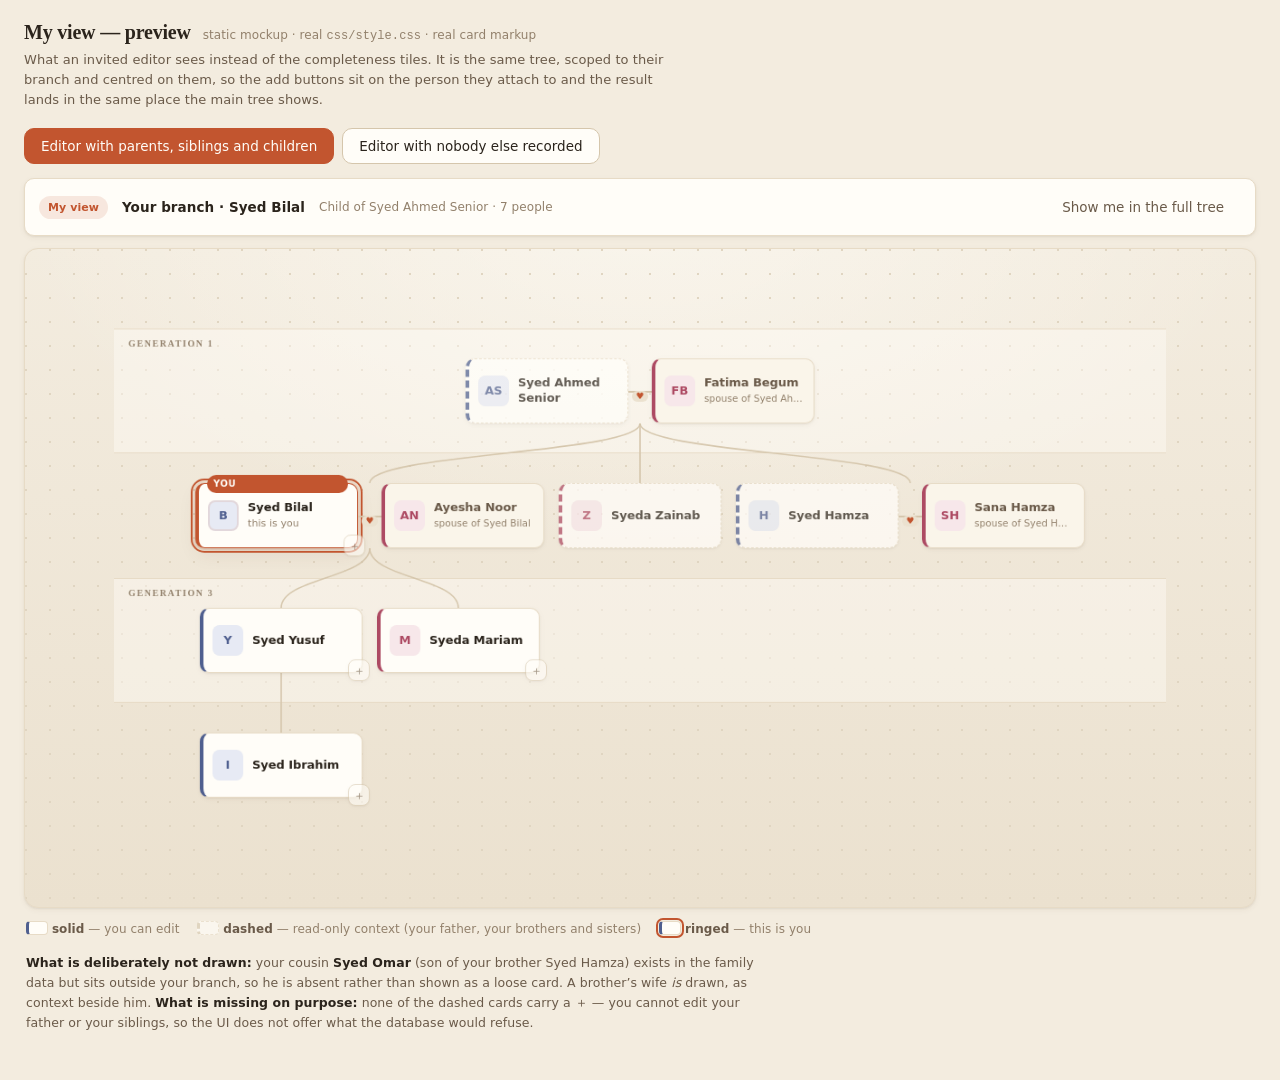
<file: docs/preview-my-view.html>
<!doctype html>
<html lang="en">
<head>
<meta charset="utf-8">
<meta name="viewport" content="width=device-width, initial-scale=1">
<title>My view — preview</title>
<!-- The real stylesheet. Nothing in this file ships; it is a design preview. -->
<link rel="stylesheet" href="../css/style.css">
<style>
  /* ---------- preview chrome (not part of the product) ---------- */
  html, body { margin: 0; }
  /* style.css makes body a flex row for the app shell; this page is a document. */
  body { display: block; background: var(--bg); color: var(--ink); font-family: var(--font-ui); }
  .pv-wrap { width: 100%; max-width: 1460px; margin: 0 auto; padding: 22px 24px 48px; box-sizing: border-box; }
  .pv-title { display: flex; align-items: baseline; gap: 12px; flex-wrap: wrap; margin: 0 0 4px; }
  .pv-title h1 { font-size: 20px; margin: 0; letter-spacing: -.01em; }
  .pv-title span { font-size: 12px; color: var(--ink-3); }
  .pv-lede { margin: 0 0 18px; font-size: 13px; color: var(--ink-2); max-width: 78ch; line-height: 1.55; }
  .pv-switch { display: flex; gap: 8px; margin: 0 0 14px; flex-wrap: wrap; }
  .pv-switch .btn.on { background: var(--accent); border-color: var(--accent); color: var(--accent-ink); }

  /* the branch header strip: new */
  .scope-bar {
    display: flex; align-items: center; gap: 14px; flex-wrap: wrap;
    padding: 10px 14px; margin: 0 0 12px;
    background: var(--surface); border: 1px solid var(--line); border-radius: var(--r-m);
    box-shadow: var(--sk-1);
  }
  .scope-bar .who { font-weight: 600; font-size: 13.5px; }
  .scope-bar .who b { font-weight: 700; }
  .scope-bar .sub { font-size: 12px; color: var(--ink-3); }
  .scope-bar .grow { flex: 1 1 auto; }
  .scope-bar .pill {
    font-size: 11px; padding: 3px 9px; border-radius: 999px;
    background: var(--accent-soft); color: var(--accent); font-weight: 600;
  }

  .pv-stage {
    position: relative; height: 660px; overflow: hidden;
    border: 1px solid var(--line); border-radius: var(--r-l);
    box-shadow: var(--sk-1);
  }
  .pv-legend { display: flex; gap: 18px; flex-wrap: wrap; margin: 12px 2px 0; font-size: 12px; color: var(--ink-3); }
  .pv-legend b { color: var(--ink-2); font-weight: 600; }
  .pv-legend i.sw { display: inline-block; width: 22px; height: 14px; border-radius: 4px; vertical-align: -2px;
    border: 1px solid var(--line); background: var(--surface); border-inline-start: 3px solid var(--male); }
  .pv-legend i.sw.ctx { border-style: dashed; border-inline-start-color: var(--line-2); opacity: .6; }
  .pv-legend i.sw.me { outline: 2px solid var(--accent); outline-offset: 1px; }
  .pv-note { margin: 14px 2px 0; font-size: 12.5px; color: var(--ink-2); line-height: 1.6; max-width: 92ch; }
  .pv-note b { color: var(--ink); }
  .pv-note code { font-family: var(--font-num); font-size: 11.5px; background: var(--surface-3); padding: 1px 5px; border-radius: 4px; }

  /* ---------- the two new pieces, shown as they would be built ---------- */
  .node.me { outline: 2px solid var(--accent); outline-offset: 3px; }
  /* Read-only context reads as "not yours to edit" without becoming unreadable. */
  .pv-stage .node.context { opacity: .72; }
  /* In My view the add button must be findable without hovering: that was the complaint. */
  .pv-stage .add-kid { opacity: .55; }
  .pv-stage .node:hover .add-kid, .pv-stage .node.selected .add-kid { opacity: 1; }
  .me-badge {
    position: absolute; top: -10px; left: 9px;
    font-size: 10px; font-weight: 700; letter-spacing: .06em; text-transform: uppercase;
    padding: 2px 7px; border-radius: 999px;
    background: var(--accent); color: var(--accent-ink);
  }
  .node.me .avatar { box-shadow: 0 0 0 2px var(--accent-soft) inset; }

  /* one ＋ stays, it now opens a menu that names the relationship */
  .rel-menu {
    position: absolute; z-index: 40; width: 244px;
    background: var(--surface); border: 1px solid var(--line-2); border-radius: var(--r-m);
    box-shadow: var(--sk-2); padding: 5px;
    animation: relIn .12s ease-out;
  }
  @keyframes relIn { from { opacity: 0; transform: translateY(-4px); } to { opacity: 1; transform: none; } }
  .rel-menu .rm-head {
    font-size: 10px; font-weight: 700; letter-spacing: .07em; text-transform: uppercase;
    color: var(--ink-3); padding: 4px 8px 6px;
  }
  .rel-menu button {
    display: block; width: 100%; text-align: start; border: 0; background: none;
    padding: 7px 8px; border-radius: var(--r-s); cursor: pointer; font: inherit; color: var(--ink);
  }
  .rel-menu button:hover:not(:disabled) { background: var(--accent-soft); }
  .rel-menu button:focus-visible { outline: 2px solid var(--accent); outline-offset: -1px; }
  .rel-menu button:disabled { opacity: .45; cursor: not-allowed; }
  .rel-menu .rm-k { display: flex; align-items: center; gap: 7px; font-size: 12.5px; font-weight: 600; }
  .rel-menu .rm-k i { font-style: normal; width: 16px; text-align: center; color: var(--ink-3); }
  .rel-menu .rm-s { display: block; font-size: 11px; color: var(--ink-3); margin: 1px 0 0 23px; }
  .rel-menu .rm-sep { height: 1px; background: var(--line); margin: 4px 8px; }
</style>
</head>
<body>
<div class="pv-wrap">

  <div class="pv-title">
    <h1>My view — preview</h1>
    <span>static mockup · real <code>css/style.css</code> · real card markup</span>
  </div>
  <p class="pv-lede">
    What an invited editor sees instead of the completeness tiles. It is the same tree, scoped to
    their branch and centred on them, so the add buttons sit on the person they attach to and the
    result lands in the same place the main tree shows.
  </p>

  <div class="pv-switch" id="sw">
    <button class="btn" data-set="family">Editor with parents, siblings and children</button>
    <button class="btn" data-set="solo">Editor with nobody else recorded</button>
  </div>

  <div id="scopeBar"></div>
  <div class="stage pv-stage" id="treeView"><div class="world" id="world"></div></div>
  <div class="pv-legend">
    <span><i class="sw"></i> <b>solid</b> — you can edit</span>
    <span><i class="sw ctx"></i> <b>dashed</b> — read-only context (your father, your brothers and sisters)</span>
    <span><i class="sw me"></i> <b>ringed</b> — this is you</span>
  </div>
  <p class="pv-note" id="note"></p>
</div>

<script>
(() => {
  const NW = 180, NH = 72, GX = 16, GY = 66, PAD = 90, SG = 26;
  const stage = document.getElementById('treeView');
  const world = document.getElementById('world');

  const SETS = {
    family: {
      me: 'p2',
      openOn: 'p4',
      note:
        '<b>What is deliberately not drawn:</b> your cousin <b>Syed Omar</b> (son of your brother Syed Hamza) ' +
        'exists in the family data but sits outside your branch, so he is absent rather than shown as a loose card. ' +
        'A brother’s wife <i>is</i> drawn, as context beside him. ' +
        '<b>What is missing on purpose:</b> none of the dashed cards carry a ＋ — you cannot edit your father or your ' +
        'siblings, so the UI does not offer what the database would refuse.',
      people: [
        { id: 'p1', name: 'Syed Ahmed Senior', gender: 'Male', parent: null, spouse: 'Fatima Begum' },
        { id: 'p2', name: 'Syed Bilal', gender: 'Male', parent: 'p1', spouse: 'Ayesha Noor' },
        { id: 'p3', name: 'Syeda Zainab', gender: 'Female', parent: 'p1' },
        { id: 'p5', name: 'Syed Hamza', gender: 'Male', parent: 'p1', spouse: 'Sana Hamza' },
        { id: 'p4', name: 'Syed Yusuf', gender: 'Male', parent: 'p2' },
        { id: 'p6', name: 'Syeda Mariam', gender: 'Female', parent: 'p2' },
        { id: 'p7', name: 'Syed Ibrahim', gender: 'Male', parent: 'p4' },
        { id: 'p8', name: 'Syed Omar', gender: 'Male', parent: 'p5' }
      ]
    },
    solo: {
      me: 'p9',
      note:
        '<b>This is the case you described.</b> No spouse, no children, no parent on record — so the view is one card ' +
        'and an invitation. The menu explains that a brother or sister needs a parent before it can exist, rather than ' +
        'hiding the option and leaving them to wonder.',
      people: [
        { id: 'p9', name: 'Syeda Ayesha', gender: 'Female', parent: null }
      ]
    }
  };

  const gcls = p => /^m/i.test(p.gender || '') ? 'male' : /^f/i.test(p.gender || '') ? 'female' : 'unknown';
  const initials = n => {
    const w = String(n).replace(/^(syed|syeda|mohammed|md|mohd)\s+/i, '').split(/\s+/).filter(Boolean);
    return (((w[0] || '?')[0]) + (w[1] ? w[1][0] : '')).toUpperCase();
  };
  const unitW = p => p.spouse ? NW * 2 + SG : NW;
  const kidsOf = (set, id) => set.filter(p => p.parent === id);

  // The scope rule from the design doc: you, your descendants, your parent, and
  // that parent's children. Spouses are NOT added — they are drawn inline from
  // spouse_name by the card itself, and adding them would draw them twice.
  function scopeOf(rows, meId) {
    const byId = new Map(rows.map(p => [p.id, p]));
    const inScope = new Set([meId]);
    const walk = id => kidsOf(rows, id).forEach(c => { if (!inScope.has(c.id)) { inScope.add(c.id); walk(c.id); } });
    walk(meId);
    const me = byId.get(meId);
    if (me && me.parent && byId.has(me.parent)) {
      inScope.add(me.parent);
      kidsOf(rows, me.parent).forEach(c => inScope.add(c.id));
    }
    return inScope;
  }

  let openFor = null;
  let current = null;

  function render(key, autoOpen) {
    closeMenu();
    const set = SETS[key];
    current = key;
    document.querySelectorAll('#sw .btn').forEach(b => b.classList.toggle('on', b.dataset.set === key));

    const rows = set.people;
    const byId = new Map(rows.map(p => [p.id, p]));
    const inScope = scopeOf(rows, set.me);
    const vis = rows.filter(p => inScope.has(p.id));
    const vkids = new Map(vis.map(p => [p.id, []]));
    const roots = [];
    vis.forEach(p => {
      if (p.parent && inScope.has(p.parent)) vkids.get(p.parent).push(p);
      else roots.push(p);
    });

    const me = byId.get(set.me);
    const parent = me.parent ? byId.get(me.parent) : null;

    // ---- header strip
    document.getElementById('scopeBar').innerHTML =
      '<div class="scope-bar">' +
        '<span class="pill">My view</span>' +
        '<span class="who">Your branch<b> · ' + esc(me.name) + '</b></span>' +
        '<span class="sub">' + (parent
          ? 'Child of ' + esc(parent.name) + ' · ' + vis.length + ' people'
          : vis.length === 1 ? 'Just you, so far' : vis.length + ' people') + '</span>' +
        '<span class="grow"></span>' +
        '<button class="btn ghost" id="btnFull">Show me in the full tree</button>' +
      '</div>';

    // ---- layout, same algorithm as renderTree()
    const width = p => {
      const k = vkids.get(p.id) || [];
      const w = k.length ? Math.max(unitW(p), k.reduce((s, c) => s + width(c), 0) + GX * (k.length - 1)) : unitW(p);
      p._w = w; return w;
    };
    const pos = new Map();
    const place = (p, left) => {
      pos.set(p.id, { x: left + p._w / 2 - unitW(p) / 2, y: p.gen * (NH + GY), w: unitW(p) });
      const k = vkids.get(p.id) || [];
      if (!k.length) return;
      const total = k.reduce((s, c) => s + c._w, 0) + GX * (k.length - 1);
      let x = left + (p._w - total) / 2;
      k.forEach(c => { place(c, x); x += c._w + GX; });
    };
    const genOf = new Map();
    const mark = (p, g) => { genOf.set(p.id, g); (vkids.get(p.id) || []).forEach(c => mark(c, g + 1)); };
    roots.forEach(r => mark(r, 0));
    vis.forEach(p => { p.gen = genOf.get(p.id) || 0; });

    let x = 0;
    roots.forEach(r => { width(r); place(r, x); x += r._w + GX * 2; });

    let maxX = 0, maxY = 0;
    pos.forEach((v, id) => { maxX = Math.max(maxX, v.x + v.w); maxY = Math.max(maxY, v.y + NH); });
    const W = maxX + PAD * 2, H = maxY + PAD * 2;
    const ox = PAD, oy = PAD;

    // ---- generation bands
    let html = '';
    new Set([...pos.keys()].map(id => byId.get(id).gen)).forEach(g => {
      if (g % 2) return;
      html += '<div class="band" style="top:' + (oy + g * (NH + GY) - GY / 2) + 'px;height:' + (NH + GY) +
        'px;width:' + W + 'px"><span>Generation ' + (g + 1) + '</span></div>';
    });

    // ---- edges
    let edges = '';
    pos.forEach((v, id) => {
      (vkids.get(id) || []).forEach(c => {
        const q = pos.get(c.id); if (!q) return;
        const x1 = ox + v.x + v.w / 2, y1 = oy + v.y + NH, x2 = ox + q.x + q.w / 2, y2 = oy + q.y;
        const my = y1 + (y2 - y1) / 2;
        edges += '<path class="edge" d="M' + x1 + ',' + y1 + ' C' + x1 + ',' + my + ' ' + x2 + ',' + my + ' ' + x2 + ',' + y2 + '"/>';
      });
    });
    html += '<svg width="' + W + '" height="' + H + '">' + edges + '</svg>';

    // ---- cards
    pos.forEach((v, id) => {
      const p = byId.get(id);
      const editable = id === set.me || isBelow(rows, id, set.me);
      const cls = ['node', gcls(p)];
      if (id === set.me) cls.push('me');
      else if (!editable) cls.push('context');
      const badge = id === set.me ? '<span class="me-badge">You</span>' : '';
      const plus = editable
        ? '<button type="button" class="add-kid" data-add="' + esc(p.id) + '" title="Add a relative of ' + esc(p.name) +
          '" aria-label="Add a relative of ' + esc(p.name) + '">＋</button>'
        : '';
      const title = editable ? '' : ' title="Read-only: outside what you were invited to edit"';
      html += '<div class="' + cls.join(' ') + '" data-id="' + esc(p.id) + '"' + title +
        ' style="left:' + (ox + v.x) + 'px;top:' + (oy + v.y) + 'px;width:' + NW + 'px;height:' + NH + 'px">' +
        badge +
        '<div class="avatar">' + esc(initials(p.name)) + '</div>' +
        '<div class="meta"><div class="nm">' + esc(p.name) + '</div>' +
        (id === set.me ? '<div class="nk">this is you</div>' : '') +
        '</div>' + plus + '</div>';

      if (p.spouse) {
        const sg = gcls(p) === 'male' ? 'female' : gcls(p) === 'female' ? 'male' : 'unknown';
        const sx = ox + v.x + NW;
        html += '<div class="spouse-link" style="left:' + sx + 'px;top:' + (oy + v.y + NH / 2) + 'px;width:' + SG + 'px"><i>♥</i></div>' +
          '<div class="node spouse ' + sg + '" data-id="' + esc(p.id) + '" data-spouse="1" ' +
          'style="left:' + (sx + SG) + 'px;top:' + (oy + v.y) + 'px;width:' + NW + 'px;height:' + NH + 'px">' +
          '<div class="avatar">' + esc(initials(p.spouse)) + '</div>' +
          '<div class="meta"><div class="nm">' + esc(p.spouse) + '</div>' +
          '<div class="nk">spouse of ' + esc(p.name) + '</div></div></div>';
      }
    });

    world.innerHTML = html;
    world.style.width = W + 'px';
    world.style.height = H + 'px';

    // ---- fit
    const s = Math.min(1, (stage.clientWidth - 56) / W, (stage.clientHeight - 56) / H);
    const tx = (stage.clientWidth - W * s) / 2, ty = (stage.clientHeight - H * s) / 2;
    world.style.transform = 'translate(' + tx + 'px,' + ty + 'px) scale(' + s + ')';

    document.getElementById('note').innerHTML = set.note;

    // auto-open one menu so the shape is visible without hunting for it
    openFor = set.openOn || set.me;
    if (autoOpen !== false) requestAnimationFrame(() => openMenu(openFor));
  }

  function isBelow(rows, id, meId) {
    let cur = rows.find(p => p.id === id);
    while (cur && cur.parent) { if (cur.parent === meId) return true; cur = rows.find(p => p.id === cur.parent); }
    return false;
  }

  function esc(s) {
    return String(s == null ? '' : s).replace(/[&<>"']/g, c =>
      ({ '&': '&amp;', '<': '&lt;', '>': '&gt;', '"': '&quot;', "'": '&#39;' }[c]));
  }

  // ---- the menu: three named rows, with the reason when one is unavailable
  function openMenu(id) {
    closeMenu();
    const set = SETS[current];
    const rows = set.people;
    const p = rows.find(r => r.id === id);
    if (!p) return;
    const el = world.querySelector('[data-id="' + id + '"] .add-kid');
    if (!el) return;

    const menu = document.createElement('div');
    menu.className = 'rel-menu';
    menu.setAttribute('role', 'menu');
    const canSib = !!p.parent;
    menu.innerHTML =
      '<div class="rm-head">Add to ' + esc(p.name) + '</div>' +
      '<button role="menuitem" data-kind="child"><span class="rm-k"><i>＋</i> Child</span>' +
        '<span class="rm-s">goes under ' + esc(p.name) + '</span></button>' +
      (p.spouse
        ? '<button role="menuitem" disabled><span class="rm-k"><i>♥</i> Spouse</span>' +
          '<span class="rm-s">already married to ' + esc(p.spouse) + '</span></button>'
        : '<button role="menuitem" data-kind="spouse"><span class="rm-k"><i>♥</i> Spouse</span>' +
          '<span class="rm-s">married to ' + esc(p.name) + '</span></button>') +
      '<div class="rm-sep"></div>' +
      (canSib
        ? '<button role="menuitem" data-kind="sibling"><span class="rm-k"><i>⇄</i> Brother or sister</span>' +
          '<span class="rm-s">child of ' + esc((rows.find(r => r.id === p.parent) || {}).name || '') + '</span></button>'
        : '<button role="menuitem" disabled><span class="rm-k"><i>⇄</i> Brother or sister</span>' +
          '<span class="rm-s">needs a parent on record first</span></button>');

    stage.appendChild(menu);
    const r = el.getBoundingClientRect();
    const sr = stage.getBoundingClientRect();
    let top = r.bottom - sr.top + 8;
    if (top + menu.offsetHeight > stage.clientHeight - 10) top = r.top - sr.top - menu.offsetHeight - 8;
    let left = r.right - sr.left - menu.offsetWidth;
    left = Math.max(10, Math.min(left, stage.clientWidth - menu.offsetWidth - 10));
    menu.style.top = top + 'px';
    menu.style.left = left + 'px';
    openFor = id;
  }

  function closeMenu() {
    document.querySelectorAll('.rel-menu').forEach(m => m.remove());
    openFor = null;
  }

  document.addEventListener('pointerdown', e => {
    if (e.target.closest('.rel-menu') || e.target.closest('.add-kid')) return;
    closeMenu();
  });
  document.addEventListener('keydown', e => { if (e.key === 'Escape') closeMenu(); });

  world.addEventListener('click', e => {
    const btn = e.target.closest('.add-kid');
    if (btn) { e.stopPropagation(); openFor === btn.dataset.add ? closeMenu() : openMenu(btn.dataset.add); }
  });

  document.getElementById('sw').addEventListener('click', e => {
    const b = e.target.closest('[data-set]');
    if (!b) return;
    render(b.dataset.set, true);
  });
  window.addEventListener('resize', () => render(current, false));
  document.addEventListener('click', e => {
    if (e.target.id === 'btnFull') alert('In the app this clears the scope and centres the full tree on you.');
  });

  render('family');
})();
</script>
</body>
</html>
</file>
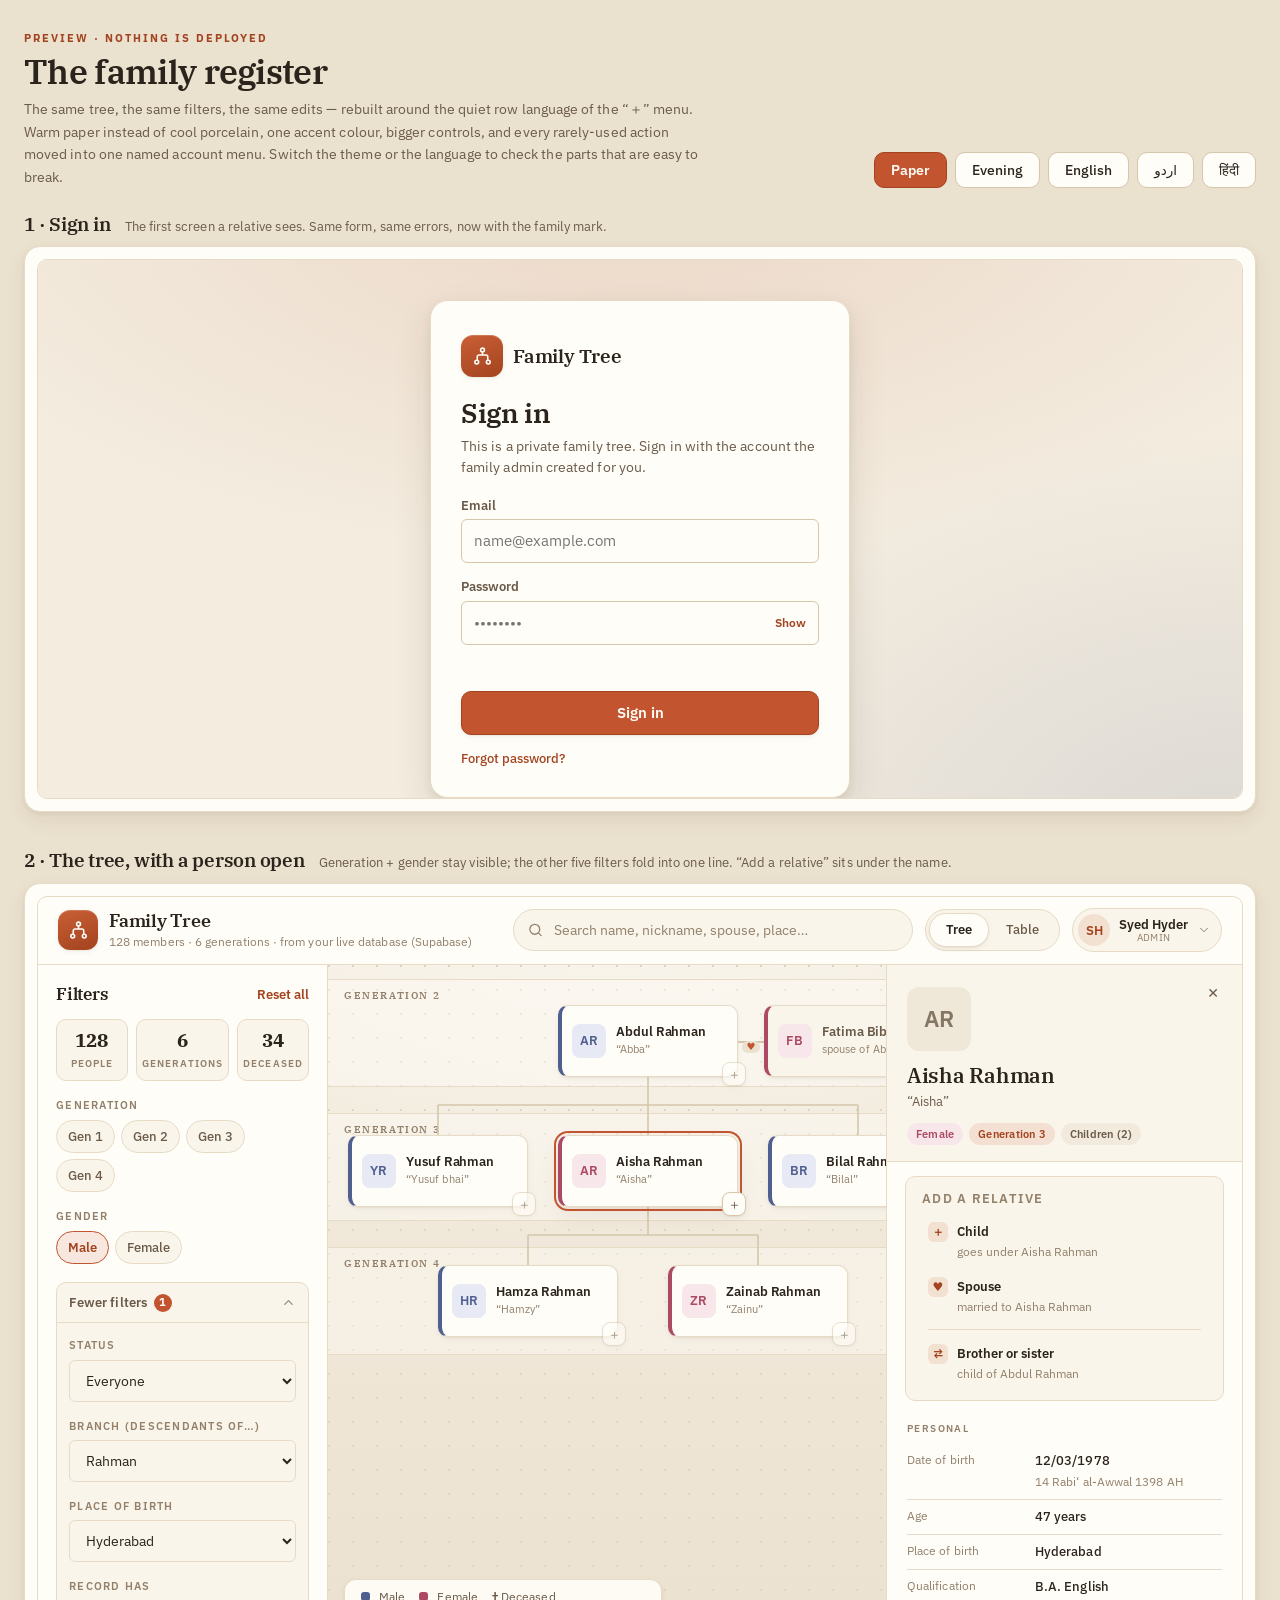
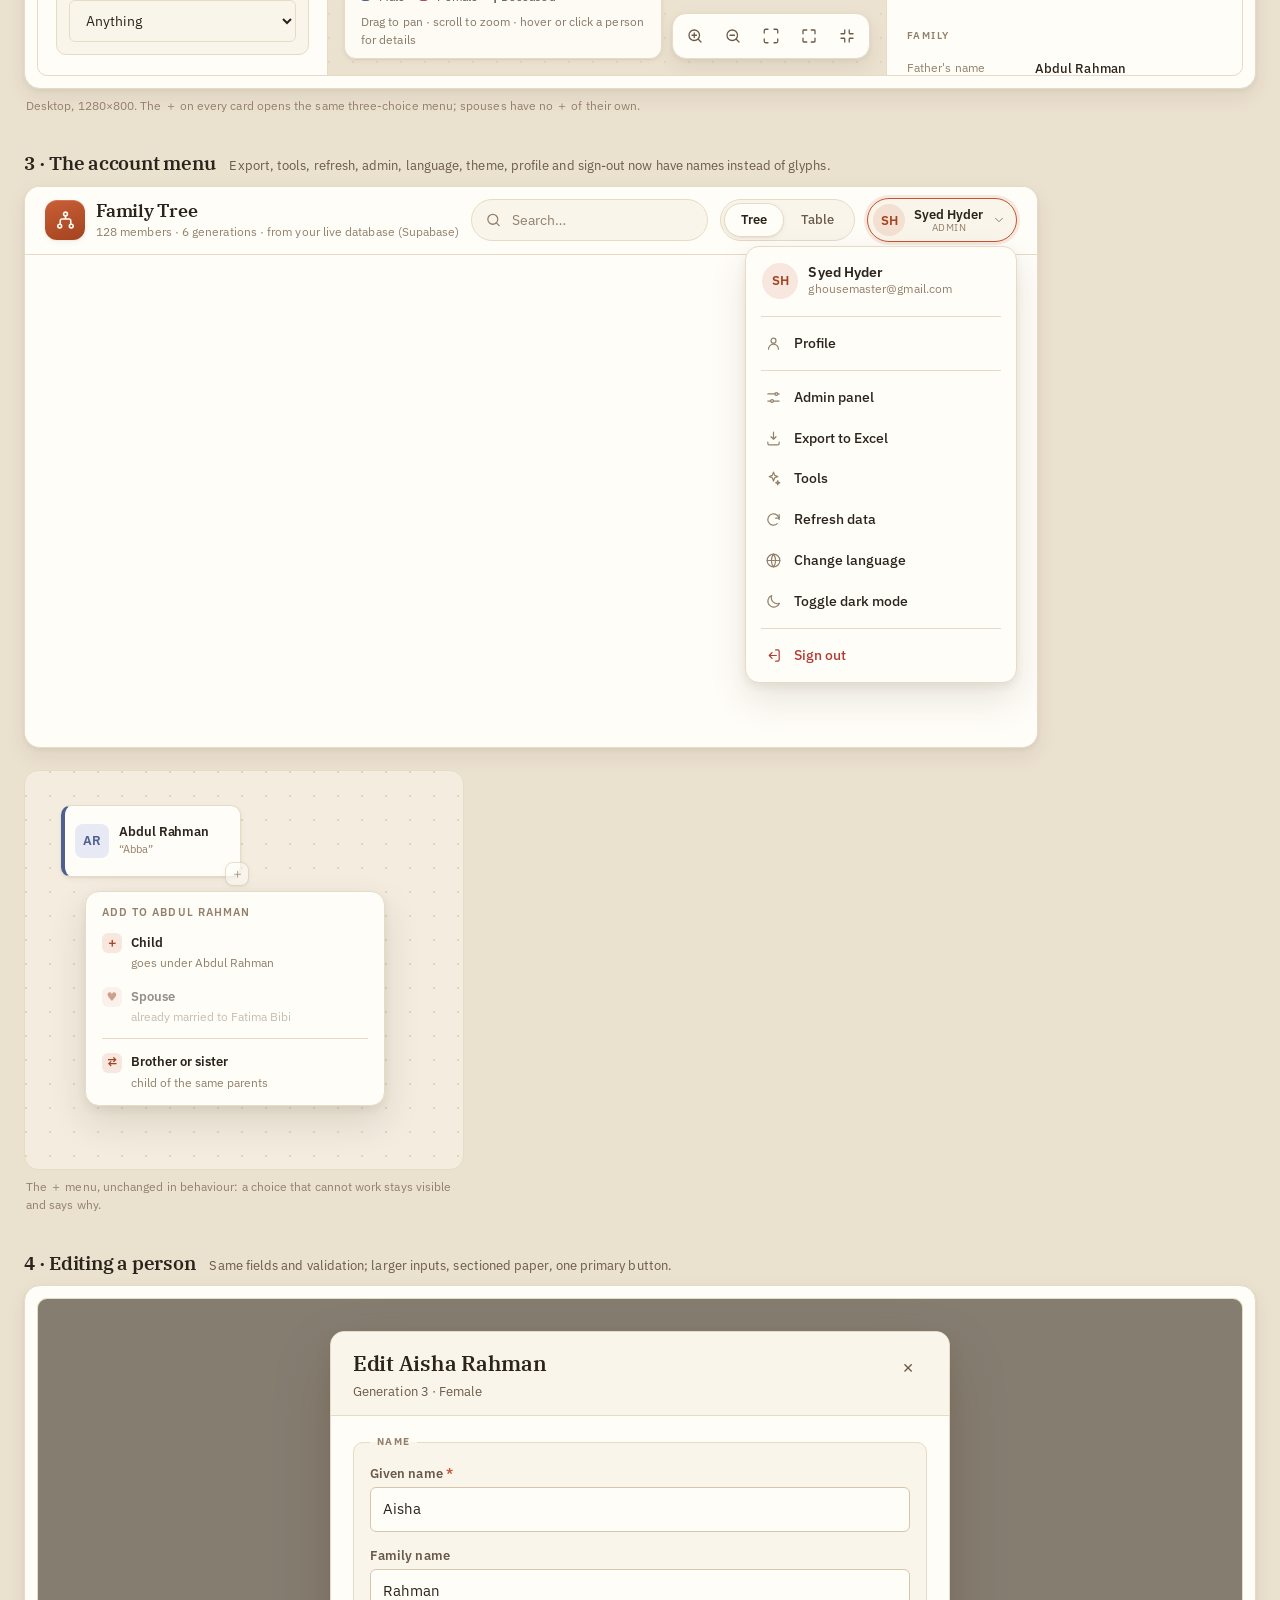
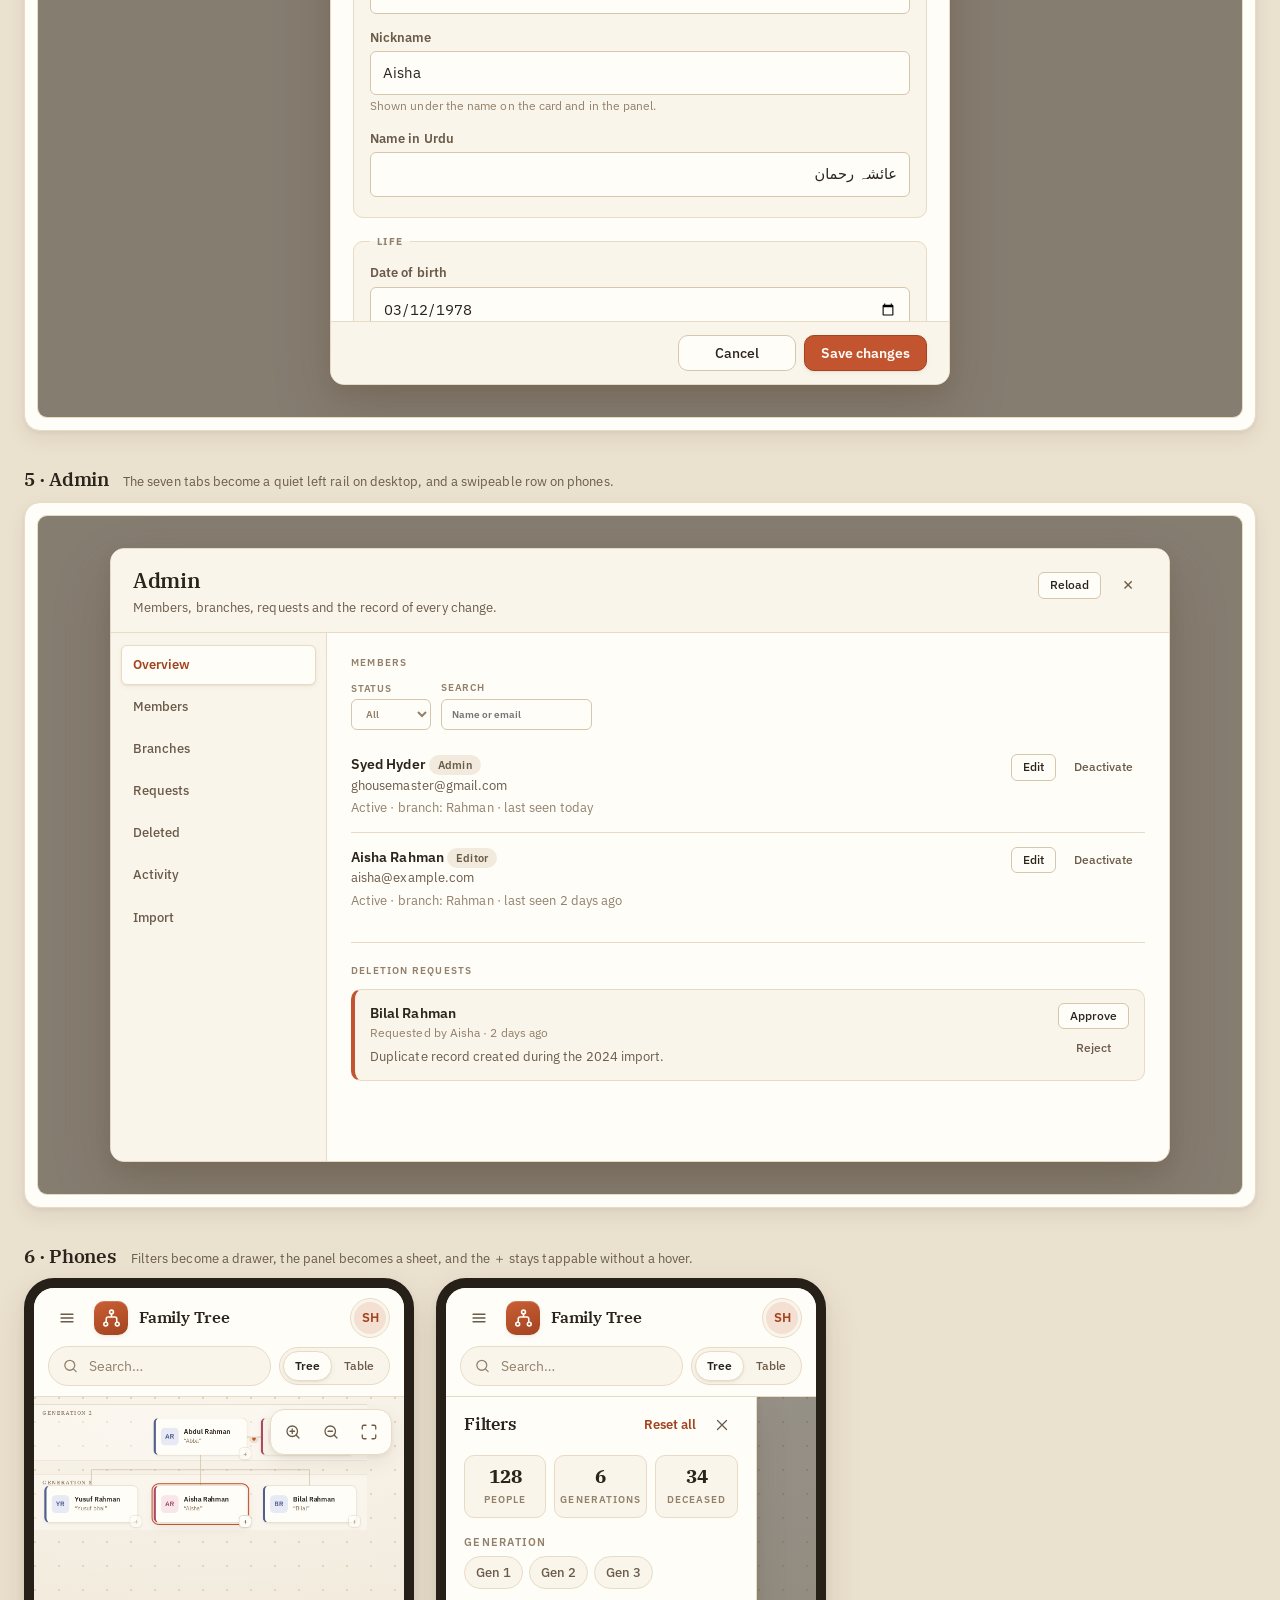
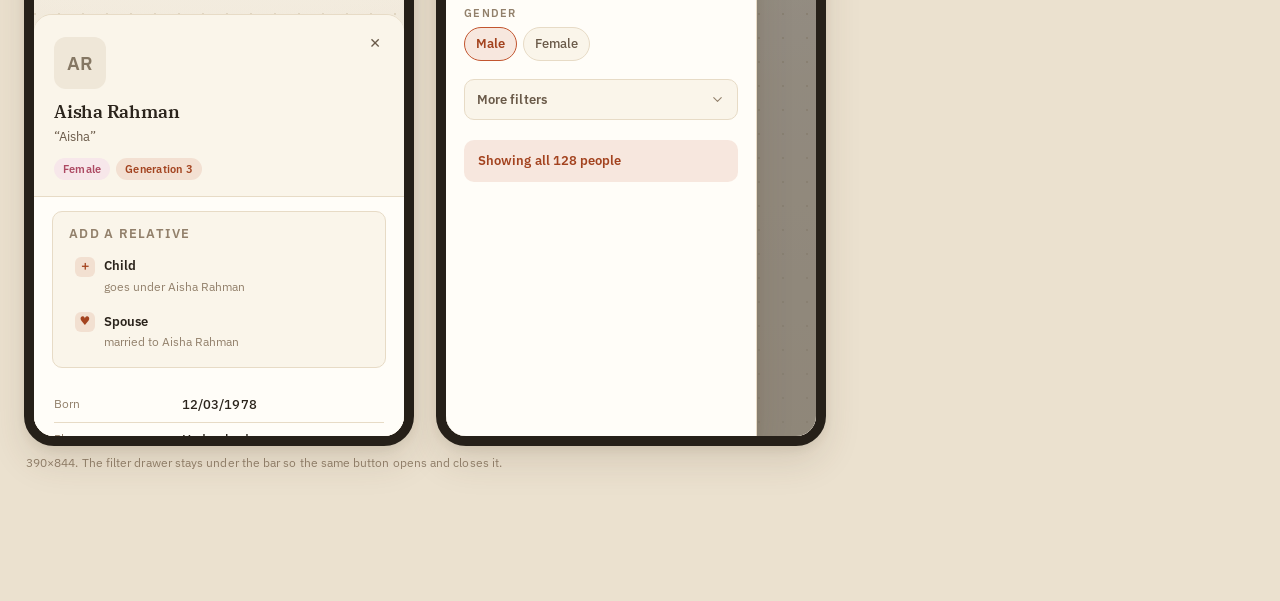
<file: docs/preview-redesign.html>
<!DOCTYPE html>
<html lang="en">
<head>
<meta charset="UTF-8">
<meta name="viewport" content="width=device-width, initial-scale=1">
<title>Nahri Family — redesign preview</title>
<link rel="preconnect" href="https://fonts.googleapis.com">
<link rel="preconnect" href="https://fonts.gstatic.com" crossorigin>
<link href="https://fonts.googleapis.com/css2?family=IBM+Plex+Sans:wght@400;500;600;700&family=IBM+Plex+Serif:wght@400;500;600&family=IBM+Plex+Mono:wght@400;600&display=swap" rel="stylesheet">
<link rel="stylesheet" href="../css/style.css">
<link rel="icon" href="../icons/icon-192.png" sizes="192x192">
<style>
  /* Board chrome only. Everything inside .pv-app is the real app stylesheet. */
  html, body.pv { height: auto; }
  body.pv {
    display: block; overflow: auto; min-height: 100%;
    background: var(--bg-2); color: var(--ink);
  }
  .pv-wrap { max-width: 1400px; margin: 0 auto; padding: 30px 24px 90px; }
  .pv-head { display: flex; flex-wrap: wrap; gap: 18px; align-items: flex-end;
    justify-content: space-between; margin-bottom: 26px; }
  .pv-kicker { font-size: 11px; letter-spacing: .18em; text-transform: uppercase;
    color: var(--accent-2); font-weight: 700; margin: 0 0 6px; }
  .pv-title { font-family: var(--font-display); font-size: 34px; line-height: 1.1;
    margin: 0 0 8px; letter-spacing: -.02em; }
  .pv-sub { margin: 0; max-width: 680px; color: var(--ink-2); font-size: 14px; line-height: 1.6; }
  .pv-actions { display: flex; flex-wrap: wrap; gap: 8px; }
  .pv-actions .btn { background: var(--surface); }
  .pv-actions .btn.on { background: var(--accent); border-color: var(--accent-2);
    color: var(--accent-ink); font-weight: 600; }

  .pv-sec { margin: 0 0 38px; }
  .pv-cap { display: flex; flex-wrap: wrap; gap: 6px 14px; align-items: baseline;
    margin: 0 0 10px; }
  .pv-cap h2 { font-family: var(--font-display); font-size: 19px; margin: 0; }
  .pv-cap p { margin: 0; color: var(--ink-2); font-size: 12.5px; }
  .pv-frame { background: var(--surface); border: 1px solid var(--line);
    border-radius: 16px; padding: 12px; box-shadow: var(--sk-2); }
  .pv-app { display: flex; flex-direction: column; height: 780px; overflow: hidden;
    border: 1px solid var(--line); border-radius: 10px; background: var(--bg); }
  .pv-stage { position: relative; height: 700px; overflow: hidden;
    border: 1px solid var(--line); border-radius: 10px; background: var(--bg); }

  .pv-board { display: flex; flex-wrap: wrap; gap: 22px; align-items: flex-start; }
  .pv-crop { position: relative; width: 470px; height: 340px; overflow: hidden;
    border: 1px solid var(--line); border-radius: 14px;
    background-color: var(--bg);
    background-image: radial-gradient(circle at 1px 1px, var(--grid) 1px, transparent 0);
    background-size: 24px 24px; }
  .pv-crop .node { top: 34px; left: 34px; }
  .pv-crop .rel-menu { left: 40px; top: 124px; }

  .pv-modalbox { position: relative; height: 720px; overflow: hidden;
    border: 1px solid var(--line); border-radius: 10px; background: var(--bg-2); }
  .pv-modalbox .modal { position: absolute; padding: 16px; }
  .pv-modalbox .modal-card { max-height: calc(100% - 32px); }
  .pv-modalbox .admin-card { height: calc(100% - 32px); }

  /* A phone is a fixed-width container, so the responsive rules are mirrored here. */
  .pv-phone { position: relative; width: 390px; height: 768px; flex: none;
    border: 10px solid #262019; border-radius: 30px; overflow: hidden;
    background: var(--bg); box-shadow: var(--sk-3); display: flex; flex-direction: column; }
  .pv-phone .topbar { flex-wrap: wrap; height: auto; padding: 10px 14px; gap: 8px; }
  .pv-phone .brand { order: 2; flex: 1 1 auto; }
  .pv-phone .auth { order: 3; }
  .pv-phone .brand p { display: none; }
  .pv-phone .brand h1 { font-size: 16px; }
  .pv-phone .brand-mark { width: 34px; height: 34px; border-radius: 10px; }
  .pv-phone .only-mobile { order: 1; display: grid; }
  .pv-phone .search { order: 4; flex: 1 1 110px; max-width: none; margin-inline-start: 0; }
  .pv-phone .seg { order: 5; }
  .pv-phone .search input { height: 40px; }
  .pv-phone .seg button { padding: 5px 11px; font-size: 12px; }
  .pv-phone .auth-chip { padding: 3px; }
  .pv-phone .auth-chip-text, .pv-phone .auth-caret { display: none; }
  .pv-phone .layout { position: relative; flex: 1; min-height: 0; overflow: hidden; }
  .pv-phone .panel {
    position: absolute; z-index: 45; inset-inline: 0; bottom: 0; width: auto;
    max-height: 66%; border-inline-start: 0; border-top: 1px solid var(--line);
    border-radius: 18px 18px 0 0;
  }
  .pv-phone .stage-ctrls { top: 12px; bottom: auto; inset-inline-end: 12px; }
  .pv-phone .legend { inset-inline-start: 12px; bottom: 12px; padding: 6px 12px;
    gap: 10px; max-width: calc(100% - 24px); }
  .pv-phone .legend .hint { display: none; }
  .pv-phone .sidebar {
    position: absolute; z-index: 40; top: 0; bottom: 0; inset-inline-start: 0;
    width: 84%; padding-top: 12px; box-shadow: var(--sk-3);
  }
  .pv-phone.with-drawer .sidebar { display: block; transform: none; }
  .pv-phone .drawer-backdrop { position: absolute; }
  .pv-phone .drawer-close { display: grid; width: 32px; height: 32px; margin: 0; }
  .pv-phone .world { transform: scale(.52); transform-origin: 0 0; }
  .pv-phone .panel .p-avatar { width: 52px !important; height: 52px !important; font-size: 19px !important; }
  .pv-phone .panel .p-head h3 { font-size: 18px; }
  .pv-note { margin: 8px 2px 0; color: var(--ink-3); font-size: 12px; }
  @media (max-width: 900px) {
    .pv-app { height: auto; }
    .pv-stage { height: 520px; }
    .pv-wrap { padding: 20px 14px 60px; }
  }
</style>
</head>
<body class="pv">
<svg class="sprite" aria-hidden="true" focusable="false" xmlns="http://www.w3.org/2000/svg">
  <symbol id="i-menu" viewBox="0 0 24 24"><path d="M4 7h16M4 12h16M4 17h16"/></symbol>
  <symbol id="i-search" viewBox="0 0 24 24"><circle cx="11" cy="11" r="7"/><path d="M20 20l-3.6-3.6"/></symbol>
  <symbol id="i-tree" viewBox="0 0 24 24"><circle cx="12" cy="4.6" r="2.2"/><circle cx="5.4" cy="18.4" r="2.2"/><circle cx="18.6" cy="18.4" r="2.2"/><path d="M12 6.8v3.4M12 10.2H8a2 2 0 00-2 2v4M12 10.2h4a2 2 0 012 2v4"/></symbol>
  <symbol id="i-chev" viewBox="0 0 24 24"><path d="M6 9l6 6 6-6"/></symbol>
  <symbol id="i-user" viewBox="0 0 24 24"><circle cx="12" cy="8" r="3.5"/><path d="M5 20a7 7 0 0114 0"/></symbol>
  <symbol id="i-admin" viewBox="0 0 24 24"><path d="M4 7h10M18 7h2M4 17h4M12 17h8"/><circle cx="16" cy="7" r="2"/><circle cx="10" cy="17" r="2"/></symbol>
  <symbol id="i-export" viewBox="0 0 24 24"><path d="M12 3v10m0 0l-3.5-3.5M12 13l3.5-3.5M4 17v2a2 2 0 002 2h12a2 2 0 002-2v-2"/></symbol>
  <symbol id="i-tools" viewBox="0 0 24 24"><path d="M12 3l1.7 4.6L18 9.3l-4.3 1.7L12 15.6l-1.7-4.6L6 9.3l4.3-1.7z"/><path d="M18 15l.8 2.2L21 18l-2.2.8L18 21l-.8-2.2L15 18l2.2-.8z"/></symbol>
  <symbol id="i-refresh" viewBox="0 0 24 24"><path d="M20 12a8 8 0 10-2.6 5.9"/><path d="M20 5v5h-5"/></symbol>
  <symbol id="i-globe" viewBox="0 0 24 24"><circle cx="12" cy="12" r="9"/><path d="M3 12h18M12 3a15 15 0 010 18M12 3a15 15 0 000 18"/></symbol>
  <symbol id="i-moon" viewBox="0 0 24 24"><path d="M20.5 14.5A8.5 8.5 0 019.5 3.5a8.5 8.5 0 1011 11z"/></symbol>
  <symbol id="i-signout" viewBox="0 0 24 24"><path d="M15 4h3a2 2 0 012 2v12a2 2 0 01-2 2h-3M10 8l-4 4 4 4M6 12h10"/></symbol>
  <symbol id="i-zoom-in" viewBox="0 0 24 24"><circle cx="11" cy="11" r="7"/><path d="M20 20l-3.6-3.6M11 8v6M8 11h6"/></symbol>
  <symbol id="i-zoom-out" viewBox="0 0 24 24"><circle cx="11" cy="11" r="7"/><path d="M20 20l-3.6-3.6M8 11h6"/></symbol>
  <symbol id="i-fit" viewBox="0 0 24 24"><path d="M8 3H5a2 2 0 00-2 2v3M16 3h3a2 2 0 012 2v3M21 16v3a2 2 0 01-2 2h-3M3 16v3a2 2 0 002 2h3"/></symbol>
  <symbol id="i-expand" viewBox="0 0 24 24"><path d="M4 9V5a1 1 0 011-1h4M20 9V5a1 1 0 00-1-1h-4M4 15v4a1 1 0 001 1h4M20 15v4a1 1 0 01-1 1h-4"/></symbol>
  <symbol id="i-collapse" viewBox="0 0 24 24"><path d="M9 4v4a1 1 0 01-1 1H4M15 4v4a1 1 0 001 1h4M9 20v-4a1 1 0 00-1-1H4M15 20v-4a1 1 0 011-1h4"/></symbol>
  <symbol id="i-close" viewBox="0 0 24 24"><path d="M6 6l12 12M18 6L6 18"/></symbol>
</svg>

<div class="pv-wrap">

  <header class="pv-head">
    <div>
      <p class="pv-kicker">Preview · nothing is deployed</p>
      <h1 class="pv-title">The family register</h1>
      <p class="pv-sub">The same tree, the same filters, the same edits — rebuilt around the quiet row language of the
        “＋” menu. Warm paper instead of cool porcelain, one accent colour, bigger controls, and every rarely-used
        action moved into one named account menu. Switch the theme or the language to check the parts that are easy to break.</p>
    </div>
    <div class="pv-actions">
      <button class="btn on" type="button" data-pv-theme="light">Paper</button>
      <button class="btn" type="button" data-pv-theme="dark">Evening</button>
      <button class="btn" type="button" data-pv-lang="en">English</button>
      <button class="btn" type="button" data-pv-lang="ur">اردو</button>
      <button class="btn" type="button" data-pv-lang="hi">हिंदी</button>
    </div>
  </header>

  <!-- 1. Sign in ------------------------------------------------------------ -->
  <section class="pv-sec">
    <div class="pv-cap"><h2>1 · Sign in</h2><p>The first screen a relative sees. Same form, same errors, now with the family mark.</p></div>
    <div class="pv-frame">
      <div class="pv-app" style="height:540px">
        <div class="auth-gate" style="min-height:0; flex:1">
          <form class="gate-card" onsubmit="return false">
            <div class="gate-brand">
              <span class="brand-mark" aria-hidden="true"><svg class="ico"><use href="#i-tree"/></svg></span>
              <span class="gate-brand-name" data-i18n>brand.title</span>
            </div>
            <h2 class="gate-title" data-i18n>auth.signIn</h2>
            <p class="gate-sub" data-i18n>auth.signInSub</p>
            <label class="edit-label" for="pvEmail" data-i18n>auth.email</label>
            <input class="edit-input" id="pvEmail" type="email" placeholder="name@example.com">
            <label class="edit-label" for="pvPw" data-i18n>auth.password</label>
            <div class="pw-field">
              <input class="edit-input" id="pvPw" type="password" placeholder="••••••••">
              <button class="pw-toggle" type="button" data-i18n>auth.showPassword</button>
            </div>
            <p class="gate-msg" role="alert"></p>
            <button type="submit" class="btn gate-go" data-i18n>auth.signIn</button>
            <button type="button" class="link gate-link" data-i18n>auth.forgot</button>
          </form>
        </div>
      </div>
    </div>
  </section>

  <!-- 2. Tree --------------------------------------------------------------- -->
  <section class="pv-sec">
    <div class="pv-cap"><h2>2 · The tree, with a person open</h2>
      <p>Generation + gender stay visible; the other five filters fold into one line. “Add a relative” sits under the name.</p></div>
    <div class="pv-frame">
      <div class="pv-app">
        <header class="topbar">
          <button class="icon-btn only-mobile" aria-label="Toggle filters"><svg class="ico"><use href="#i-menu"/></svg></button>
          <div class="brand">
            <span class="brand-mark" aria-hidden="true"><svg class="ico"><use href="#i-tree"/></svg></span>
            <div class="brand-text">
              <h1 data-i18n>brand.title</h1>
              <p data-subtitle>128 members · 6 generations · your live database</p>
            </div>
          </div>
          <div class="search">
            <svg class="search-ico"><use href="#i-search"/></svg>
            <input type="search" data-i18n-placeholder="search.placeholder" placeholder="Search name, nickname, spouse, place…">
          </div>
          <div class="seg" role="tablist">
            <button class="on" role="tab" data-i18n>view.tree</button>
            <button role="tab" data-i18n>view.table</button>
          </div>
          <div class="auth">
            <button class="auth-chip" type="button" aria-expanded="false">
              <span class="auth-avatar">SH</span>
              <span class="auth-chip-text">
                <span class="auth-name">Syed Hyder</span>
                <span class="auth-role" data-i18n>admin.adminTag</span>
              </span>
              <svg class="auth-caret ico"><use href="#i-chev"/></svg>
            </button>
          </div>
          <div class="app-menu" hidden>
            <div class="menu-id"><span class="auth-avatar">SH</span><div class="menu-id-text"><b>Syed Hyder</b><span>ghousemaster@gmail.com</span></div></div>
            <div class="menu-sep"></div>
            <button class="menu-item"><span class="mi-ico"><svg class="ico"><use href="#i-user"/></svg></span><span class="mi-label" data-i18n>btnProfile</span></button>
            <div class="menu-sep"></div>
            <button class="menu-item"><span class="mi-ico"><svg class="ico"><use href="#i-admin"/></svg></span><span class="mi-label" data-i18n>btnAdmin</span></button>
            <button class="menu-item"><span class="mi-ico"><svg class="ico"><use href="#i-export"/></svg></span><span class="mi-label" data-i18n>export.button</span></button>
            <button class="menu-item"><span class="mi-ico"><svg class="ico"><use href="#i-tools"/></svg></span><span class="mi-label" data-i18n>extra.tools</span></button>
            <button class="menu-item"><span class="mi-ico"><svg class="ico"><use href="#i-refresh"/></svg></span><span class="mi-label" data-i18n>refresh.title</span></button>
            <button class="menu-item"><span class="mi-ico"><svg class="ico"><use href="#i-globe"/></svg></span><span class="mi-label" data-i18n>btnLang</span></button>
            <button class="menu-item"><span class="mi-ico"><svg class="ico"><use href="#i-moon"/></svg></span><span class="mi-label" data-i18n>btnTheme</span></button>
            <div class="menu-sep"></div>
            <button class="menu-item danger"><span class="mi-ico"><svg class="ico"><use href="#i-signout"/></svg></span><span class="mi-label" data-i18n>btnSignOut</span></button>
          </div>
        </header>

        <div class="layout">
          <aside class="sidebar">
            <div class="side-head">
              <h2 data-i18n>sidebar.filters</h2>
              <button class="link" type="button" data-i18n>btnReset</button>
            </div>
            <div class="stats">
              <div class="stat"><b>128</b><span data-i18n>stats.people</span></div>
              <div class="stat"><b>6</b><span data-i18n>stats.generations</span></div>
              <div class="stat"><b>34</b><span data-i18n>stats.deceased</span></div>
            </div>
            <div class="field">
              <label data-i18n>label.generation</label>
              <div class="chips">
                <button class="chip" type="button" data-gen-chip="1">Gen 1</button>
                <button class="chip" type="button" data-gen-chip="2">Gen 2</button>
                <button class="chip" type="button" data-gen-chip="3">Gen 3</button>
                <button class="chip" type="button" data-gen-chip="4">Gen 4</button>
              </div>
            </div>
            <div class="field">
              <label data-i18n>label.gender</label>
              <div class="chips">
                <button class="chip on" type="button" data-i18n>chip.male</button>
                <button class="chip" type="button" data-i18n>chip.female</button>
              </div>
            </div>
            <details class="more-filters" open>
              <summary>
                <span class="mf-title"><span class="mf-closed" data-i18n>sidebar.more</span><span class="mf-open" data-i18n>sidebar.less</span><span class="mf-count">1</span></span>
                <svg class="mf-chev ico"><use href="#i-chev"/></svg>
              </summary>
              <div class="mf-body">
                <div class="field">
                  <label for="pvStatus" data-i18n>label.status</label>
                  <select id="pvStatus"><option data-i18n>status.everyone</option><option data-i18n>status.living</option><option data-i18n>status.deceased</option></select>
                </div>
                <div class="field">
                  <label for="pvBranch" data-i18n>label.branch</label>
                  <select id="pvBranch"><option data-i18n>filter.allBranches</option><option selected>Rahman</option><option>Siddiqui</option></select>
                </div>
                <div class="field">
                  <label for="pvPlace" data-i18n>label.pob</label>
                  <select id="pvPlace"><option data-i18n>filter.anyPlace</option><option selected>Hyderabad</option><option>Makkah</option></select>
                </div>
                <div class="field">
                  <label for="pvHas" data-i18n>label.has</label>
                  <select id="pvHas"><option data-i18n>has.anything</option><option data-i18n>has.dob</option><option data-i18n>has.spouse</option></select>
                </div>
              </div>
            </details>
            <div class="result-count" data-result-count="128">Showing all 128 people</div>
          </aside>

          <main class="main">
            <section class="stage">
              <div class="world" style="width:640px;height:420px">
                <div class="band" style="top:14px;height:108px;width:640px"><span data-gen="2">Generation 2</span></div>
                <div class="band" style="top:148px;height:108px;width:640px"><span data-gen="3">Generation 3</span></div>
                <div class="band" style="top:282px;height:108px;width:640px"><span data-gen="4">Generation 4</span></div>
                <svg width="640" height="420" aria-hidden="true">
                  <path class="edge" d="M320 112 V140 M110 140 H530 M110 140 V170 M320 140 V170 M530 140 V170"/>
                  <path class="edge" d="M320 242 V270 M200 270 H430 M200 270 V300 M430 270 V300"/>
                </svg>

                <div class="node male" style="left:230px;top:40px;width:180px;height:72px">
                  <div class="avatar">AR</div>
                  <div class="meta"><div class="nm">Abdul Rahman</div><div class="nk">“Abba”</div></div>
                  <button class="add-kid" type="button" aria-label="Add a relative of Abdul Rahman">＋</button>
                </div>
                <div class="spouse-link" style="left:410px;top:76px;width:26px"><i>♥</i></div>
                <div class="node spouse female" style="left:436px;top:40px;width:180px;height:72px">
                  <div class="avatar">FB</div>
                  <div class="meta"><div class="nm">Fatima Bibi</div><div class="nk">spouse of Abdul</div></div>
                </div>

                <div class="node male" style="left:20px;top:170px;width:180px;height:72px">
                  <div class="avatar">YR</div>
                  <div class="meta"><div class="nm">Yusuf Rahman</div><div class="nk">“Yusuf bhai”</div></div>
                  <button class="add-kid" type="button" aria-label="Add a relative">＋</button>
                </div>
                <div class="node female selected" style="left:230px;top:170px;width:180px;height:72px">
                  <div class="avatar">AR</div>
                  <div class="meta"><div class="nm">Aisha Rahman</div><div class="nk">“Aisha”</div></div>
                  <button class="add-kid" type="button" aria-label="Add a relative">＋</button>
                </div>
                <div class="node male" style="left:440px;top:170px;width:180px;height:72px">
                  <div class="avatar">BR</div>
                  <div class="meta"><div class="nm">Bilal Rahman</div><div class="nk">“Bilal”</div></div>
                  <button class="add-kid" type="button" aria-label="Add a relative">＋</button>
                </div>

                <div class="node male" style="left:110px;top:300px;width:180px;height:72px">
                  <div class="avatar">HR</div>
                  <div class="meta"><div class="nm">Hamza Rahman</div><div class="nk">“Hamzy”</div></div>
                  <button class="add-kid" type="button" aria-label="Add a relative">＋</button>
                </div>
                <div class="node female" style="left:340px;top:300px;width:180px;height:72px">
                  <div class="avatar">ZR</div>
                  <div class="meta"><div class="nm">Zainab Rahman</div><div class="nk">“Zainu”</div></div>
                  <button class="add-kid" type="button" aria-label="Add a relative">＋</button>
                </div>
              </div>

              <div class="stage-ctrls">
                <button class="icon-btn" aria-label="Zoom in"><svg class="ico"><use href="#i-zoom-in"/></svg></button>
                <button class="icon-btn" aria-label="Zoom out"><svg class="ico"><use href="#i-zoom-out"/></svg></button>
                <button class="icon-btn" aria-label="Fit to screen"><svg class="ico"><use href="#i-fit"/></svg></button>
                <button class="icon-btn" aria-label="Expand all"><svg class="ico"><use href="#i-expand"/></svg></button>
                <button class="icon-btn" aria-label="Collapse all"><svg class="ico"><use href="#i-collapse"/></svg></button>
              </div>
              <div class="legend">
                <span><i class="dot male"></i> <span data-i18n>legend.male</span></span>
                <span><i class="dot female"></i> <span data-i18n>legend.female</span></span>
                <span><b>†</b> <span data-i18n>legend.deceased</span></span>
                <span class="hint" data-i18n>legend.hint</span>
              </div>
            </section>
          </main>

          <aside class="panel">
            <div class="p-head">
              <button class="icon-btn p-close" aria-label="Close">✕</button>
              <div class="avatar p-avatar female">AR</div>
              <h3>Aisha Rahman</h3>
              <div class="p-nick">“Aisha”</div>
              <div class="p-tags"><span class="tag female" data-i18n>chip.female</span><span class="tag" data-i18n-fmt="panel.generation" data-fmt-n="3">Generation 3</span><span class="tag gray" data-i18n-fmt="panel.children" data-fmt-n="2">Children (2)</span></div>
            </div>

            <div class="p-add">
              <h5 data-i18n>panel.addRelative</h5>
              <div class="p-add-list">
                <button class="rel-choice" type="button"><span class="rm-k"><i>＋</i><span data-i18n>scope.menuChild</span></span><span class="rm-s" data-i18n-fmt="scope.menuChildHint" data-fmt-name="Aisha Rahman">goes under Aisha Rahman</span></button>
                <button class="rel-choice" type="button"><span class="rm-k"><i>♥</i><span data-i18n>scope.menuSpouse</span></span><span class="rm-s" data-i18n-fmt="scope.menuSpouseHint" data-fmt-name="Aisha Rahman">married to Aisha Rahman</span></button>
                <div class="rm-sep"></div>
                <button class="rel-choice" type="button"><span class="rm-k"><i>⇄</i><span data-i18n>scope.menuSibling</span></span><span class="rm-s" data-i18n-fmt="scope.menuSiblingHint" data-fmt-name="Abdul Rahman">child of Abdul Rahman</span></button>
              </div>
            </div>

            <div class="p-sec">
              <h5 data-i18n>panel.personal</h5>
              <div class="p-row"><div class="k" data-i18n>edit.dob</div><div class="v">12/03/1978<div class="v-hijri" dir="auto">14 Rabi‘ al-Awwal 1398 AH</div></div></div>
              <div class="p-row"><div class="k" data-i18n>panel.age</div><div class="v">47 years</div></div>
              <div class="p-row"><div class="k" data-i18n>edit.pob</div><div class="v">Hyderabad</div></div>
              <div class="p-row"><div class="k" data-i18n>edit.qual</div><div class="v">B.A. English</div></div>
            </div>
            <div class="p-sec">
              <h5 data-i18n>panel.family</h5>
              <div class="p-row"><div class="k" data-i18n>edit.father</div><div class="v">Abdul Rahman</div></div>
              <div class="p-row"><div class="k" data-i18n>edit.mother</div><div class="v">Fatima Bibi</div></div>
            </div>
            <div class="p-actions">
              <button class="btn primary" data-i18n>panel.edit</button>
              <button class="btn ghost" data-i18n>panel.requestDeletion</button>
              <button class="btn ghost" data-i18n>panel.showHistory</button>
            </div>
          </aside>
        </div>
      </div>
    </div>
    <p class="pv-note">Desktop, 1280×800. The ＋ on every card opens the same three-choice menu; spouses have no ＋ of their own.</p>
  </section>

  <!-- 3. Account menu ------------------------------------------------------- -->
  <section class="pv-sec">
    <div class="pv-cap"><h2>3 · The account menu</h2>
      <p>Export, tools, refresh, admin, language, theme, profile and sign-out now have names instead of glyphs.</p></div>
    <div class="pv-board">
      <div class="pv-frame" style="padding:0; overflow:hidden">
        <div style="position:relative; height:560px; background:var(--surface)">
          <header class="topbar" style="border-bottom:1px solid var(--line)">
            <div class="brand">
              <span class="brand-mark" aria-hidden="true"><svg class="ico"><use href="#i-tree"/></svg></span>
              <div class="brand-text"><h1 data-i18n>brand.title</h1><p data-subtitle>128 members · 6 generations</p></div>
            </div>
            <div class="search"><svg class="search-ico"><use href="#i-search"/></svg><input type="search" placeholder="Search…"></div>
            <div class="seg"><button class="on" data-i18n>view.tree</button><button data-i18n>view.table</button></div>
            <div class="auth">
              <button class="auth-chip" aria-expanded="true">
                <span class="auth-avatar">SH</span>
                <span class="auth-chip-text"><span class="auth-name">Syed Hyder</span><span class="auth-role" data-i18n>admin.adminTag</span></span>
                <svg class="auth-caret ico"><use href="#i-chev"/></svg>
              </button>
            </div>
            <div class="app-menu">
              <div class="menu-id"><span class="auth-avatar">SH</span><div class="menu-id-text"><b>Syed Hyder</b><span>ghousemaster@gmail.com</span></div></div>
              <div class="menu-sep"></div>
              <button class="menu-item"><span class="mi-ico"><svg class="ico"><use href="#i-user"/></svg></span><span class="mi-label" data-i18n>btnProfile</span></button>
              <div class="menu-sep"></div>
              <button class="menu-item"><span class="mi-ico"><svg class="ico"><use href="#i-admin"/></svg></span><span class="mi-label" data-i18n>btnAdmin</span></button>
              <button class="menu-item"><span class="mi-ico"><svg class="ico"><use href="#i-export"/></svg></span><span class="mi-label" data-i18n>export.button</span></button>
              <button class="menu-item"><span class="mi-ico"><svg class="ico"><use href="#i-tools"/></svg></span><span class="mi-label" data-i18n>extra.tools</span></button>
              <button class="menu-item"><span class="mi-ico"><svg class="ico"><use href="#i-refresh"/></svg></span><span class="mi-label" data-i18n>refresh.title</span></button>
              <button class="menu-item"><span class="mi-ico"><svg class="ico"><use href="#i-globe"/></svg></span><span class="mi-label" data-i18n>btnLang</span></button>
              <button class="menu-item"><span class="mi-ico"><svg class="ico"><use href="#i-moon"/></svg></span><span class="mi-label" data-i18n>btnTheme</span></button>
              <div class="menu-sep"></div>
              <button class="menu-item danger"><span class="mi-ico"><svg class="ico"><use href="#i-signout"/></svg></span><span class="mi-label" data-i18n>btnSignOut</span></button>
            </div>
          </header>
        </div>
      </div>

      <div>
        <div class="pv-crop" style="width:440px;height:400px">
          <div class="node male" style="top:34px;left:36px;width:180px;height:72px">
            <div class="avatar">AR</div>
            <div class="meta"><div class="nm">Abdul Rahman</div><div class="nk">“Abba”</div></div>
            <button class="add-kid" type="button">＋</button>
          </div>
          <div class="rel-menu" style="left:60px;top:120px;min-width:300px">
            <div class="rm-head" data-i18n-fmt="scope.menuHead" data-fmt-name="Abdul Rahman">Add to Abdul Rahman</div>
            <button class="rel-choice"><span class="rm-k"><i>＋</i><span data-i18n>scope.menuChild</span></span><span class="rm-s" data-i18n-fmt="scope.menuChildHint" data-fmt-name="Abdul Rahman">goes under Abdul Rahman</span></button>
            <button class="rel-choice" disabled><span class="rm-k"><i>♥</i><span data-i18n>scope.menuSpouse</span></span><span class="rm-s" data-i18n-fmt="scope.menuSpouseTaken" data-fmt-name="Fatima Bibi">already married to Fatima Bibi</span></button>
            <div class="rm-sep"></div>
            <button class="rel-choice"><span class="rm-k"><i>⇄</i><span data-i18n>scope.menuSibling</span></span><span class="rm-s" data-i18n-fmt="scope.menuSiblingHint" data-fmt-name="the same parents">child of the same parents</span></button>
          </div>
        </div>
        <p class="pv-note" style="max-width:440px">The ＋ menu, unchanged in behaviour: a choice that cannot work stays visible and says why.</p>
      </div>
    </div>
  </section>

  <!-- 4. Person form -------------------------------------------------------- -->
  <section class="pv-sec">
    <div class="pv-cap"><h2>4 · Editing a person</h2><p>Same fields and validation; larger inputs, sectioned paper, one primary button.</p></div>
    <div class="pv-frame">
      <div class="pv-modalbox">
        <div class="modal">
          <div class="modal-card" role="dialog" aria-modal="true">
            <div class="modal-head">
              <div><h3>Edit Aisha Rahman</h3><p class="modal-sub">Generation 3 · Female</p></div>
              <div class="modal-head-actions"><button class="icon-btn" aria-label="Close">✕</button></div>
            </div>
            <form class="edit-form modal-body" onsubmit="return false">
              <fieldset class="edit-section">
                <legend>Name</legend>
                <div class="edit-field">
                  <label class="edit-label" for="pvGiven">Given name <span class="edit-req">*</span></label>
                  <input class="edit-input" id="pvGiven" value="Aisha">
                </div>
                <div class="edit-field">
                  <label class="edit-label" for="pvFamily">Family name</label>
                  <input class="edit-input" id="pvFamily" value="Rahman">
                </div>
                <div class="edit-field">
                  <label class="edit-label" for="pvNick">Nickname</label>
                  <input class="edit-input" id="pvNick" value="Aisha">
                  <p class="edit-hint">Shown under the name on the card and in the panel.</p>
                </div>
                <div class="edit-field">
                  <label class="edit-label" for="pvUrdu">Name in Urdu</label>
                  <input class="edit-input" id="pvUrdu" dir="rtl" value="عائشہ رحمان">
                </div>
              </fieldset>
              <fieldset class="edit-section">
                <legend>Life</legend>
                <div class="edit-field">
                  <label class="edit-label" for="pvDob">Date of birth</label>
                  <input class="edit-input" id="pvDob" type="date" value="1978-03-12">
                  <p class="edit-hint hijri-hint">14 Rabi‘ al-Awwal 1398 AH</p>
                </div>
                <div class="edit-field">
                  <label class="edit-label" for="pvPob">Place of birth</label>
                  <input class="edit-input" id="pvPob" value="Hyderabad">
                </div>
                <div class="edit-field">
                  <label class="edit-label" for="pvQual">Qualification</label>
                  <input class="edit-input" id="pvQual" value="B.A. English">
                </div>
                <div class="edit-field">
                  <label class="edit-label" for="pvNotes">Notes</label>
                  <textarea class="edit-input" id="pvNotes" rows="3">Lives in Hyderabad. Keeps the family register up to date.</textarea>
                </div>
              </fieldset>
            </form>
            <div class="modal-foot">
              <button class="btn" type="button">Cancel</button>
              <button class="btn primary" type="button">Save changes</button>
            </div>
          </div>
        </div>
      </div>
    </div>
  </section>

  <!-- 5. Admin -------------------------------------------------------------- -->
  <section class="pv-sec">
    <div class="pv-cap"><h2>5 · Admin</h2><p>The seven tabs become a quiet left rail on desktop, and a swipeable row on phones.</p></div>
    <div class="pv-frame">
      <div class="pv-modalbox" style="height:680px">
        <div class="modal">
          <div class="modal-card admin-card" role="dialog" aria-modal="true">
            <div class="modal-head">
              <div><h3>Admin</h3><p class="modal-sub">Members, branches, requests and the record of every change.</p></div>
              <div class="modal-head-actions"><button class="btn sm">Reload</button><button class="icon-btn" aria-label="Close">✕</button></div>
            </div>
            <div class="admin-tabs" role="tablist">
              <button class="on">Overview</button>
              <button>Members</button>
              <button>Branches</button>
              <button>Requests</button>
              <button>Deleted</button>
              <button>Activity</button>
              <button>Import</button>
            </div>
            <div class="admin-body">
              <div class="admin-section">
                <h5>Members</h5>
                <div class="admin-filters">
                  <label>Status<select><option>All</option><option>Active</option><option>Pending</option></select></label>
                  <label>Search<input placeholder="Name or email"></label>
                </div>
                <div class="admin-user">
                  <div class="admin-user-main">
                    <div class="admin-user-name">Syed Hyder <span class="tag gray">Admin</span></div>
                    <div class="admin-user-email">ghousemaster@gmail.com</div>
                    <div class="admin-user-meta">Active · branch: Rahman · last seen today</div>
                  </div>
                  <div class="admin-user-actions"><button class="btn sm">Edit</button><button class="btn sm ghost">Deactivate</button></div>
                </div>
                <div class="admin-user">
                  <div class="admin-user-main">
                    <div class="admin-user-name">Aisha Rahman <span class="tag gray">Editor</span></div>
                    <div class="admin-user-email">aisha@example.com</div>
                    <div class="admin-user-meta">Active · branch: Rahman · last seen 2 days ago</div>
                  </div>
                  <div class="admin-user-actions"><button class="btn sm">Edit</button><button class="btn sm ghost">Deactivate</button></div>
                </div>
              </div>
              <div class="admin-section">
                <h5>Deletion requests</h5>
                <div class="delreq-row delreq-pending">
                  <div><div class="delreq-person">Bilal Rahman</div><div class="delreq-meta">Requested by Aisha · 2 days ago</div><div class="delreq-reason">Duplicate record created during the 2024 import.</div></div>
                  <div class="delreq-actions"><button class="btn sm">Approve</button><button class="btn sm ghost">Reject</button></div>
                </div>
              </div>
            </div>
          </div>
        </div>
      </div>
    </div>
  </section>

  <!-- 6. Phones ------------------------------------------------------------- -->
  <section class="pv-sec">
    <div class="pv-cap"><h2>6 · Phones</h2><p>Filters become a drawer, the panel becomes a sheet, and the ＋ stays tappable without a hover.</p></div>
    <div class="pv-board">
      <div class="pv-phone">
        <header class="topbar">
          <button class="icon-btn only-mobile" aria-label="Toggle filters"><svg class="ico"><use href="#i-menu"/></svg></button>
          <div class="brand"><span class="brand-mark"><svg class="ico"><use href="#i-tree"/></svg></span><div class="brand-text"><h1 data-i18n>brand.title</h1></div></div>
          <div class="seg"><button class="on" data-i18n>view.tree</button><button data-i18n>view.table</button></div>
          <div class="auth"><button class="auth-chip"><span class="auth-avatar">SH</span><span class="auth-chip-text"><span class="auth-name">Syed Hyder</span><span class="auth-role">Admin</span></span><svg class="auth-caret ico"><use href="#i-chev"/></svg></button></div>
          <div class="search"><svg class="search-ico"><use href="#i-search"/></svg><input type="search" placeholder="Search…"></div>
        </header>
        <div class="layout">
          <main class="main">
            <section class="stage">
              <div class="world" style="width:640px;height:420px">
                <div class="band" style="top:14px;height:108px;width:640px"><span data-gen="2">Generation 2</span></div>
                <div class="band" style="top:148px;height:108px;width:640px"><span data-gen="3">Generation 3</span></div>
                <svg width="640" height="420" aria-hidden="true">
                  <path class="edge" d="M320 112 V140 M110 140 H530 M110 140 V170 M320 140 V170 M530 140 V170"/>
                </svg>
                <div class="node male" style="left:230px;top:40px;width:180px;height:72px">
                  <div class="avatar">AR</div><div class="meta"><div class="nm">Abdul Rahman</div><div class="nk">“Abba”</div></div>
                  <button class="add-kid">＋</button>
                </div>
                <div class="spouse-link" style="left:410px;top:76px;width:26px"><i>♥</i></div>
                <div class="node spouse female" style="left:436px;top:40px;width:180px;height:72px">
                  <div class="avatar">FB</div><div class="meta"><div class="nm">Fatima Bibi</div><div class="nk">spouse of Abdul</div></div>
                </div>
                <div class="node male" style="left:20px;top:170px;width:180px;height:72px">
                  <div class="avatar">YR</div><div class="meta"><div class="nm">Yusuf Rahman</div><div class="nk">“Yusuf bhai”</div></div>
                  <button class="add-kid">＋</button>
                </div>
                <div class="node female selected" style="left:230px;top:170px;width:180px;height:72px">
                  <div class="avatar">AR</div><div class="meta"><div class="nm">Aisha Rahman</div><div class="nk">“Aisha”</div></div>
                  <button class="add-kid">＋</button>
                </div>
                <div class="node male" style="left:440px;top:170px;width:180px;height:72px">
                  <div class="avatar">BR</div><div class="meta"><div class="nm">Bilal Rahman</div><div class="nk">“Bilal”</div></div>
                  <button class="add-kid">＋</button>
                </div>
              </div>
              <div class="stage-ctrls">
                <button class="icon-btn"><svg class="ico"><use href="#i-zoom-in"/></svg></button>
                <button class="icon-btn"><svg class="ico"><use href="#i-zoom-out"/></svg></button>
                <button class="icon-btn"><svg class="ico"><use href="#i-fit"/></svg></button>
              </div>
              <div class="legend"><span><i class="dot male"></i> Male</span><span><i class="dot female"></i> Female</span></div>
            </section>
          </main>
          <aside class="panel">
            <div class="p-head">
              <button class="icon-btn p-close">✕</button>
              <div class="avatar p-avatar female">AR</div>
              <h3>Aisha Rahman</h3>
              <div class="p-nick">“Aisha”</div>
              <div class="p-tags"><span class="tag female" data-i18n>chip.female</span><span class="tag" data-i18n-fmt="panel.generation" data-fmt-n="3">Generation 3</span></div>
            </div>
            <div class="p-add">
              <h5 data-i18n>panel.addRelative</h5>
              <div class="p-add-list">
                <button class="rel-choice"><span class="rm-k"><i>＋</i><span data-i18n>scope.menuChild</span></span><span class="rm-s" data-i18n-fmt="scope.menuChildHint" data-fmt-name="Aisha Rahman">goes under Aisha Rahman</span></button>
                <button class="rel-choice"><span class="rm-k"><i>♥</i><span data-i18n>scope.menuSpouse</span></span><span class="rm-s" data-i18n-fmt="scope.menuSpouseHint" data-fmt-name="Aisha Rahman">married to Aisha Rahman</span></button>
              </div>
            </div>
            <div class="p-sec">
              <div class="p-row"><div class="k">Born</div><div class="v">12/03/1978</div></div>
              <div class="p-row"><div class="k">Place</div><div class="v">Hyderabad</div></div>
            </div>
            <div class="p-actions"><button class="btn primary" data-i18n>panel.edit</button></div>
          </aside>
        </div>
      </div>

      <div class="pv-phone with-drawer">
        <header class="topbar">
          <button class="icon-btn only-mobile" aria-label="Toggle filters"><svg class="ico"><use href="#i-menu"/></svg></button>
          <div class="brand"><span class="brand-mark"><svg class="ico"><use href="#i-tree"/></svg></span><div class="brand-text"><h1 data-i18n>brand.title</h1></div></div>
          <div class="seg"><button class="on" data-i18n>view.tree</button><button data-i18n>view.table</button></div>
          <div class="auth"><button class="auth-chip"><span class="auth-avatar">SH</span><span class="auth-chip-text"><span class="auth-name">Syed Hyder</span></span><svg class="auth-caret ico"><use href="#i-chev"/></svg></button></div>
          <div class="search"><svg class="search-ico"><use href="#i-search"/></svg><input type="search" placeholder="Search…"></div>
        </header>
        <div class="layout">
          <main class="main">
            <section class="stage">
              <div class="world" style="width:640px;height:420px">
                <div class="node male" style="left:230px;top:40px;width:180px;height:72px">
                  <div class="avatar">AR</div><div class="meta"><div class="nm">Abdul Rahman</div><div class="nk">“Abba”</div></div>
                </div>
              </div>
            </section>
          </main>
          <div class="drawer-backdrop"></div>
          <aside class="sidebar open">
            <div class="side-head"><h2 data-i18n>sidebar.filters</h2><button class="link" data-i18n>btnReset</button>
              <button class="icon-btn drawer-close" aria-label="Close filters"><svg class="ico"><use href="#i-close"/></svg></button>
            </div>
            <div class="stats"><div class="stat"><b>128</b><span data-i18n>stats.people</span></div><div class="stat"><b>6</b><span data-i18n>stats.generations</span></div><div class="stat"><b>34</b><span data-i18n>stats.deceased</span></div></div>
            <div class="field">
              <label data-i18n>label.generation</label>
              <div class="chips"><button class="chip" data-gen-chip="1">Gen 1</button><button class="chip" data-gen-chip="2">Gen 2</button><button class="chip" data-gen-chip="3">Gen 3</button></div>
            </div>
            <div class="field">
              <label data-i18n>label.gender</label>
              <div class="chips"><button class="chip on" data-i18n>chip.male</button><button class="chip" data-i18n>chip.female</button></div>
            </div>
            <details class="more-filters">
              <summary><span class="mf-title"><span class="mf-closed" data-i18n>sidebar.more</span><span class="mf-open" data-i18n>sidebar.less</span></span><svg class="mf-chev ico"><use href="#i-chev"/></svg></summary>
              <div class="mf-body">
                <div class="field"><label for="pvStatus2" data-i18n>label.status</label><select id="pvStatus2"><option data-i18n>status.everyone</option><option data-i18n>status.living</option></select></div>
                <div class="field"><label for="pvBranch2" data-i18n>label.branch</label><select id="pvBranch2"><option>All branches</option></select></div>
              </div>
            </details>
            <div class="result-count" data-result-count="128">Showing all 128 people</div>
          </aside>
        </div>
      </div>
    </div>
    <p class="pv-note">390×844. The filter drawer stays under the bar so the same button opens and closes it.</p>
  </section>
</div>

<script src="../js/i18n.js"></script>
<script>
  // The board is static HTML, so it has to re-run the same translation pass the
  // app does on boot; otherwise the sample strings stay as raw keys.
  function paintBands() {
    document.querySelectorAll('[data-gen]').forEach(el => {
      try { el.textContent = window.I18n.fmt('panel.generation', { n: el.dataset.gen }); } catch (e) { /* ignore */ }
    });
    document.querySelectorAll('[data-gen-chip]').forEach(el => {
      try { el.textContent = window.I18n.fmt('chip.gen', { g: el.dataset.genChip }); } catch (e) { /* ignore */ }
    });
    document.querySelectorAll('[data-result-count]').forEach(el => {
      try { el.textContent = window.I18n.fmt('table.resultCount.all', { n: el.dataset.resultCount }); } catch (e) { /* ignore */ }
    });
    document.querySelectorAll('[data-subtitle]').forEach(el => {
      try {
        el.textContent = window.I18n.fmt('brand.subtitle', {
          n: 128, g: 6, source: window.I18n.t('source.supabase')
        });
      } catch (e) { /* ignore */ }
    });
    document.querySelectorAll('[data-i18n-fmt]').forEach(el => {
      try {
        el.textContent = window.I18n.fmt(el.dataset.i18nFmt, {
          name: el.dataset.fmtName || '',
          n: el.dataset.fmtN || ''
        });
      } catch (e) { /* ignore */ }
    });
  }
  try { window.I18n.apply(); } catch (e) { /* preview keeps going */ }
  paintBands();

  document.querySelectorAll('[data-pv-theme]').forEach(b => {
    b.addEventListener('click', () => {
      document.documentElement.dataset.theme = b.dataset.pvTheme === 'dark' ? 'dark' : 'light';
      document.querySelectorAll('[data-pv-theme]').forEach(x => x.classList.toggle('on', x === b));
    });
  });
  document.querySelectorAll('[data-pv-lang]').forEach(b => {
    b.addEventListener('click', () => {
      try { window.I18n.setLanguage(b.dataset.pvLang); } catch (e) { /* preview keeps going */ }
      paintBands();
      document.querySelectorAll('[data-pv-lang]').forEach(x => x.classList.toggle('on', x === b));
    });
  });
</script>
</body>
</html>
</file>
<file: css/style.css>
/* ═════════════════════════════════════════════════════════════════════════
   NAHRI FAMILY — "The family register"

   Warm paper, ink, one terracotta accent. Serif for the things a family
   would print (the name on the register, section titles); sans for controls.
   The tree keeps its exact geometry — only the surface around it changes.
   ═════════════════════════════════════════════════════════════════════════ */

/* ---------- 0. Touch gestures ---------- */
#treeView { touch-action: none; user-select: none; -webkit-user-select: none; }

/* ---------- 1. Tokens ---------- */
:root {
  /* Paper */
  --bg: #f3ecdf; --bg-2: #ebe1cf; --grid: #e0d5c1;
  --surface: #fffdf8; --surface-2: #faf5ea; --surface-3: #f2ebdd;
  --surface-4: #e8ddca;

  /* Ink */
  --ink: #2b241c; --ink-2: #6a5a49; --ink-3: #92806b;

  --line: #e7dbc6; --line-2: #d5c6ac;

  /* Accent: the one loud colour, used for "this is the action" */
  --accent: #c2552f; --accent-2: #a3431f;
  --accent-soft: rgba(194,85,47,.13); --accent-softer: rgba(194,85,47,.07);
  --accent-ink: #fffdf8;

  --g1: #4f5f8f; --g1-soft: rgba(79,95,143,.14);
  --g2: #c2552f; --g2-soft: rgba(194,85,47,.14);
  --g3: #ac8659; --g3-soft: rgba(172,134,89,.16);

  /* People */
  --male: #4f5f8f; --male-soft: #e7eaf4; --male-line: #3c4a73;
  --female: #ad4a63; --female-soft: #f7e7ea; --female-line: #8f3a50;
  --unknown: #857763; --unknown-soft: #efe7d8;

  /* Semantic */
  --danger: #b23b32; --danger-soft: rgba(178,59,50,.11);
  --ok: #4e7a3f; --ok-soft: rgba(78,122,63,.13);
  --warn: #a8721c; --warn-soft: rgba(168,114,28,.13);
  --info: #4a7094; --info-soft: rgba(74,112,148,.12);

  /* Type */
  --font-display: "IBM Plex Serif", Georgia, "Times New Roman", serif;
  --font-ui: "IBM Plex Sans", system-ui, sans-serif;
  --font-num: "IBM Plex Mono", ui-monospace, monospace;
  --font-size-xsmall: 11.5px; --font-size-small: 12.5px;
  --font-size-base: 14px; --font-size-medium: 16px;
  --font-size-large: 20px; --font-size-xlarge: 26px; --font-size-hero: 40px;

  --r-s: 6px; --r-m: 10px; --r-l: 14px; --r-xl: 18px;

  --sp-1: 4px; --sp-2: 8px; --sp-3: 12px; --sp-4: 16px;
  --sp-5: 20px; --sp-6: 24px; --sp-7: 32px; --sp-8: 40px;

  --z-drawer: 40; --z-modal: 60; --z-toast: 80;
  --ease: cubic-bezier(.2,.7,.3,1);

  /* Shadows are warm, not blue-black, so cards sit on the paper instead of
     floating above it. */
  --sk-1: 0 1px 2px rgba(74,55,34,.07), 0 2px 6px rgba(74,55,34,.05);
  --sk-2: 0 2px 4px rgba(74,55,34,.06), 0 8px 20px rgba(74,55,34,.08);
  --sk-3: 0 4px 8px rgba(74,55,34,.07), 0 16px 36px rgba(74,55,34,.13);
  --sk-4: 0 8px 16px rgba(74,55,34,.10), 0 26px 60px rgba(74,55,34,.20);
}

[data-theme="dark"] {
  --bg: #1c1712; --bg-2: #241d16; --grid: #2b2219;
  --surface: #272019; --surface-2: #2f2720; --surface-3: #372d24;
  --surface-4: #40352a;

  --ink: #f4eadb; --ink-2: #c6b39c; --ink-3: #9c8973;

  --line: #3e3327; --line-2: #514334;

  --accent: #e28a5f; --accent-2: #c2552f;
  --accent-soft: rgba(226,138,95,.17); --accent-softer: rgba(226,138,95,.10);
  --accent-ink: #1c1712;

  --g1: #93a3cf; --g1-soft: rgba(147,163,207,.20);
  --g2: #e28a5f; --g2-soft: rgba(226,138,95,.20);
  --g3: #cba57c; --g3-soft: rgba(203,165,124,.20);

  --male: #93a3cf; --male-soft: #2b3449; --male-line: #aab8de;
  --female: #e08aa1; --female-soft: #452832; --female-line: #eb9fb3;
  --unknown: #a3937c; --unknown-soft: #332b22;

  --danger: #f0786d; --danger-soft: rgba(240,120,109,.15);
  --ok: #83bd73; --ok-soft: rgba(131,189,115,.15);
  --warn: #e6b25c; --warn-soft: rgba(230,178,92,.15);
  --info: #8db4d6; --info-soft: rgba(141,180,214,.14);

  --sk-1: 0 1px 2px rgba(0,0,0,.35), 0 2px 6px rgba(0,0,0,.28);
  --sk-2: 0 2px 4px rgba(0,0,0,.32), 0 8px 20px rgba(0,0,0,.36);
  --sk-3: 0 4px 8px rgba(0,0,0,.34), 0 16px 36px rgba(0,0,0,.44);
  --sk-4: 0 8px 16px rgba(0,0,0,.38), 0 26px 60px rgba(0,0,0,.50);
}

/* ---------- 2. Base ---------- */
*, *::before, *::after { box-sizing: border-box; }
html, body { height: 100%; margin: 0; }
body {
  background: var(--bg);
  color: var(--ink);
  font: 400 var(--font-size-base)/1.55 var(--font-ui);
  display: flex; flex-direction: column;
  overflow: hidden;
  -webkit-font-smoothing: antialiased;
  letter-spacing: .005em;
}
body, .gate-card, .stat b, .branch-stat b { font-variant-numeric: tabular-nums; }
h1, h2, h3, h4 {
  font-family: var(--font-display); font-weight: 600; letter-spacing: -.012em;
  color: var(--ink);
}
h1 { font-size: var(--font-size-hero); line-height: 1.05; }
h2 { font-size: var(--font-size-xlarge); line-height: 1.15; }
h3 { font-size: var(--font-size-large); }
h4 { font-size: var(--font-size-medium); }
h5 { font-size: var(--font-size-small); text-transform: uppercase; letter-spacing: .1em;
  color: var(--ink-3); font-weight: 600; }
button, input, select, textarea { font: inherit; color: inherit; }
[hidden] { display: none !important; }
::selection { background: var(--accent-soft); color: var(--ink); }
:focus-visible { outline: 2px solid var(--accent); outline-offset: 2px; }
strong { font-weight: 600; }
code, .num { font-family: var(--font-num); font-variant-numeric: tabular-nums; }

/* ---------- 2b. Icon system ---------- */
/* One sprite, one rule: every icon is a stroke in the colour of its control. */
.sprite { position: absolute; width: 0; height: 0; overflow: hidden; }
.ico {
  width: 18px; height: 18px; flex: none; display: block;
  fill: none; stroke: currentColor; stroke-width: 1.7;
  stroke-linecap: round; stroke-linejoin: round;
}

/* ---------- 3. Top bar ---------- */
.topbar {
  position: relative; z-index: 20;
  display: flex; align-items: center; gap: var(--sp-3);
  height: 68px; padding: 0 var(--sp-5);
  background: var(--surface);
  border-bottom: 1px solid var(--line);
}

.brand { display: flex; align-items: center; gap: 11px; min-width: 0; }
.brand-mark {
  width: 40px; height: 40px; flex: none; border-radius: 12px;
  display: grid; place-items: center;
  background: linear-gradient(160deg, #c95f36, #a3431f);
  color: #fffdf8;
  box-shadow: var(--sk-1), inset 0 1px 0 rgba(255,255,255,.18);
}
.brand-mark .ico { width: 21px; height: 21px; stroke-width: 1.8; }
.brand-text { min-width: 0; }
.brand h1 {
  margin: 0; font-size: 18px; line-height: 1.2; font-weight: 600;
  white-space: nowrap; overflow: hidden; text-overflow: ellipsis;
}
.brand p {
  margin: 1px 0 0; color: var(--ink-3); font-size: 11.5px;
  white-space: nowrap; overflow: hidden; text-overflow: ellipsis;
}

.search { flex: 1 1 auto; min-width: 130px; max-width: 400px; position: relative; margin-inline-start: auto; }
.search-ico {
  position: absolute; inset-inline-start: 14px; top: 50%; transform: translateY(-50%);
  width: 17px; height: 17px; color: var(--ink-3); pointer-events: none;
  fill: none; stroke: currentColor; stroke-width: 1.8;
  stroke-linecap: round; stroke-linejoin: round;
}
.search input {
  width: 100%; height: 42px; padding: 0 16px 0 40px;
  border: 1px solid var(--line); border-radius: 999px;
  background: var(--surface-2); color: var(--ink); outline: none;
  transition: border-color .18s, box-shadow .18s, background .18s;
}
.search input::placeholder { color: var(--ink-3); }
.search input:hover { border-color: var(--line-2); background: var(--surface-3); }
.search input:focus { border-color: var(--accent); background: var(--surface);
  box-shadow: 0 0 0 3px var(--accent-soft); }

.seg {
  display: inline-flex; flex: none; padding: 3px;
  background: var(--surface-2); border: 1px solid var(--line); border-radius: 999px;
}
.seg button {
  border: 1px solid transparent; background: transparent; border-radius: 999px;
  padding: 6px 16px; cursor: pointer; color: var(--ink-2);
  font-weight: 500; font-size: 13px;
  transition: color .18s, background .18s, border-color .18s, box-shadow .18s;
}
.seg button.on {
  background: var(--surface); border-color: var(--line);
  color: var(--ink); font-weight: 600; box-shadow: var(--sk-1);
}
.seg button:not(.on):hover { color: var(--ink); }
.seg.small button { padding: 4px 12px; font-size: 12px; }

.btn {
  border: 1px solid var(--line-2); background: var(--surface); color: var(--ink);
  border-radius: var(--r-m); cursor: pointer; padding: 9px 16px;
  display: inline-flex; align-items: center; justify-content: center; gap: var(--sp-2);
  font-weight: 500; font-size: 13.5px; line-height: 1.2;
  transition: background .18s var(--ease), border-color .18s, color .18s,
              transform .18s var(--ease), box-shadow .18s;
}
.btn:hover { background: var(--surface-2); border-color: var(--ink-3);
  transform: translateY(-1px); box-shadow: var(--sk-1); }
.btn:active { transform: translateY(0); box-shadow: none; }
.btn.primary {
  background: var(--accent); color: var(--accent-ink); border-color: var(--accent-2);
  font-weight: 600; box-shadow: var(--sk-1);
}
.btn.primary:hover { background: var(--accent-2); border-color: var(--accent-2);
  box-shadow: 0 1px 2px rgba(163,67,31,.35), 0 4px 12px rgba(163,67,31,.22); }
.btn.ghost { background: transparent; color: var(--ink-2); border-color: transparent; }
.btn.ghost:hover { color: var(--ink); background: var(--surface-2);
  border-color: transparent; transform: none; box-shadow: none; }
.btn.danger { color: var(--danger); background: transparent; border-color: var(--danger); }
.btn.danger:hover { background: var(--danger-soft); box-shadow: none; }
.btn.sm { padding: 5px 11px; font-size: 12px; border-radius: var(--r-s); }
.btn[disabled] { opacity: .55; cursor: default; transform: none; box-shadow: none; }

.icon-btn {
  width: 38px; height: 38px; flex: none;
  display: grid; place-items: center;
  border: 1px solid transparent; border-radius: var(--r-m);
  background: transparent; color: var(--ink-2); cursor: pointer;
  transition: background .18s, color .18s, border-color .18s;
}
.icon-btn:hover { background: var(--surface-2); color: var(--ink); }
.icon-btn.bordered { border-color: var(--line); background: var(--surface); }
#btnRefresh.spin { animation: spin .8s linear infinite; }
@keyframes spin { to { transform: rotate(360deg); } }

/* Signed-in identity: one chip, everything else inside the menu. */
.auth { display: flex; align-items: center; gap: var(--sp-2); flex: none; position: relative; }
.auth-chip {
  display: inline-flex; align-items: center; gap: 9px;
  padding: 5px 10px 5px 5px; cursor: pointer;
  background: var(--surface-2); color: var(--ink);
  border: 1px solid var(--line); border-radius: 999px;
  transition: background .18s, border-color .18s, box-shadow .18s;
}
.auth-chip:hover { background: var(--surface-3); border-color: var(--line-2); }
.auth-chip[aria-expanded="true"] { border-color: var(--accent); box-shadow: 0 0 0 3px var(--accent-soft); }
.auth-avatar {
  width: 32px; height: 32px; border-radius: 999px; flex: none;
  background: var(--accent-soft); color: var(--accent-2);
  display: grid; place-items: center; font-weight: 600; font-size: 12.5px;
}
.auth-chip-text { display: flex; flex-direction: column; min-width: 0; line-height: 1.2; }
.auth-name {
  font-size: 12.5px; font-weight: 600; color: var(--ink);
  max-width: 128px; overflow: hidden; text-overflow: ellipsis; white-space: nowrap;
}
.auth-role { font-size: 10px; color: var(--ink-3); letter-spacing: .04em; text-transform: uppercase; }
.auth-caret { width: 14px; height: 14px; color: var(--ink-3); }
.auth-spinner { width: 16px; height: 16px; border: 2px solid var(--line);
  border-top-color: var(--accent); border-radius: 50%; animation: spin .7s linear infinite; }
/* Legacy hooks kept so older markup cannot render unstyled. */
.auth-btn { padding: 8px 14px; border: 1px solid var(--line); border-radius: 999px;
  background: var(--surface); cursor: pointer; font-size: 13px; font-weight: 500; }
.auth-btn:hover { border-color: var(--accent); color: var(--accent); background: var(--surface-2); }
.auth-signout { color: var(--ink-3); }
.auth-signout:hover { color: var(--danger); }

/* Language picker */
.lang-picker {
  position: absolute; z-index: var(--z-drawer); min-width: 168px;
  background: var(--surface); border: 1px solid var(--line); border-radius: var(--r-m);
  box-shadow: var(--sk-3); padding: 5px;
  animation: pop .16s ease-out;
}
.lang-picker button {
  display: flex; width: 100%; align-items: baseline; gap: var(--sp-1);
  text-align: start; border: 0; background: transparent; padding: 9px 11px;
  border-radius: var(--r-s); cursor: pointer; color: var(--ink);
  transition: background .18s, color .18s;
}
.lang-picker button:hover { background: var(--surface-2); color: var(--ink); }
.lang-picker button.on { background: var(--accent-soft); color: var(--accent-2); font-weight: 600; }
.lang-picker .lang-name { font-weight: 600; }
.lang-picker .lang-native { color: var(--ink-3); font-size: var(--font-size-xsmall); }

.only-mobile { display: none; }
.nav-branch {
  white-space: nowrap; flex: none; padding-inline: 13px;
  background: var(--accent-soft); border-color: transparent;
  color: var(--accent-2); font-weight: 600; font-size: 12.5px;
}
.nav-branch:hover { background: var(--accent-soft); border-color: var(--accent);
  color: var(--accent-2); box-shadow: none; }

/* ---------- 3b. Account menu ---------- */
.app-menu {
  position: absolute; top: calc(100% - 8px); inset-inline-end: var(--sp-5);
  z-index: 30; width: 272px; max-width: calc(100vw - 24px);
  display: flex; flex-direction: column; gap: 2px;
  padding: 7px;
  background: var(--surface); border: 1px solid var(--line);
  border-radius: var(--r-l); box-shadow: var(--sk-3);
  animation: pop .15s ease-out;
}
.app-menu .lang { display: contents; }
.menu-id {
  display: flex; align-items: center; gap: 10px;
  padding: 9px 9px 10px;
}
.menu-id .auth-avatar { width: 36px; height: 36px; }
.menu-id-text { min-width: 0; display: flex; flex-direction: column; line-height: 1.3; }
.menu-id-text b { font-size: 13.5px; font-weight: 600; overflow: hidden;
  text-overflow: ellipsis; white-space: nowrap; }
.menu-id-text span { font-size: 11.5px; color: var(--ink-3); overflow: hidden;
  text-overflow: ellipsis; white-space: nowrap; }
.menu-sep { height: 1px; background: var(--line); margin: 5px 8px; }
.menu-item {
  display: flex; align-items: center; gap: 11px; width: 100%;
  padding: 9px 10px; text-align: start;
  background: transparent; border: 0; border-radius: var(--r-s);
  color: var(--ink); font-size: 13.5px; font-weight: 500; cursor: pointer;
  transition: background .16s, color .16s;
}
.menu-item:hover { background: var(--accent-soft); color: var(--accent-2); }
.menu-item:focus-visible { outline-offset: -2px; }
.menu-item .mi-ico { width: 20px; height: 20px; display: grid; place-items: center;
  color: var(--ink-3); flex: none; }
.menu-item:hover .mi-ico { color: var(--accent-2); }
.menu-item .mi-ico .ico { width: 17px; height: 17px; }
.menu-item .mi-label { flex: 1 1 auto; min-width: 0; }
.menu-item.danger { color: var(--danger); }
.menu-item.danger .mi-ico { color: var(--danger); }
.menu-item.danger:hover { background: var(--danger-soft); color: var(--danger); }

/* ---------- 4. Shell & sidebar ---------- */
.layout { flex: 1; display: flex; min-height: 0; position: relative; }
.main { flex: 1; min-width: 0; position: relative; display: flex; flex-direction: column; }

.sidebar {
  width: 290px; flex: none; overflow-y: auto;
  background: var(--surface);
  border-inline-end: 1px solid var(--line);
  padding: var(--sp-5) 18px 28px;
}
.side-head { display: flex; align-items: center; gap: 10px; margin-bottom: var(--sp-1); }
.side-head h2 { margin: 0; font-size: 17px; margin-inline-end: auto; }
.link { background: none; border: 0; color: var(--accent-2); cursor: pointer; padding: 0;
  font-size: 13px; font-weight: 600; }
.link:hover { text-decoration: underline; }

.stats { display: grid; grid-template-columns: repeat(3, 1fr); gap: var(--sp-2); margin: 14px 0 2px; }
.stat {
  background: var(--surface-2); border: 1px solid var(--line); border-radius: var(--r-m);
  padding: 9px 5px 7px; text-align: center;
  transition: border-color .18s, transform .18s, box-shadow .18s;
}
.stat:hover { border-color: var(--line-2); transform: translateY(-1px); box-shadow: var(--sk-1); }
.stat b { display: block; font-size: 19px; font-family: var(--font-display);
  font-variant-numeric: tabular-nums; color: var(--ink); line-height: 1.2; }
.stat span { font-size: 9.5px; color: var(--ink-3); text-transform: uppercase;
  letter-spacing: 1.1px; font-weight: 600; }

.field { margin-top: 16px; }
.field > label {
  display: block; font-size: 10.5px; text-transform: uppercase; letter-spacing: .12em;
  color: var(--ink-3); margin-bottom: 6px; font-weight: 600;
}
.field select {
  width: 100%; padding: 10px 12px; border-radius: var(--r-s); border: 1px solid var(--line);
  background: var(--surface-2); outline: none; color: var(--ink);
  transition: border-color .18s, box-shadow .18s, background .18s;
}
.field select:hover { border-color: var(--line-2); background: var(--surface-3); }
.field select:focus { border-color: var(--accent); background: var(--surface);
  box-shadow: 0 0 0 3px var(--accent-soft); }

.chips { display: flex; flex-wrap: wrap; gap: 6px; }
.chip {
  border: 1px solid var(--line); background: var(--surface-2); border-radius: 999px;
  padding: 6px 11px; cursor: pointer; font-size: 12.5px; color: var(--ink-2); font-weight: 500;
  transition: background .18s, border-color .18s, color .18s, transform .18s, box-shadow .18s;
}
.chip:hover { border-color: var(--accent); color: var(--accent-2); background: var(--surface-3); }
.chip.on { background: var(--accent-soft); border-color: var(--accent);
  color: var(--accent-2); font-weight: 600; }
[data-theme="dark"] .chip.on { color: var(--accent); }

/* The four filters nobody needs every day live one tap down, and the summary
   says how many of them are currently doing something. */
.more-filters {
  margin-top: 18px; border: 1px solid var(--line); border-radius: var(--r-m);
  background: var(--surface-2); overflow: hidden;
  transition: border-color .18s, background .18s;
}
.more-filters.narrowed { border-color: var(--accent); background: var(--surface); }
.more-filters > summary {
  display: flex; align-items: center; justify-content: space-between; gap: 8px;
  padding: 10px 12px; cursor: pointer; list-style: none;
  font-size: 12.5px; font-weight: 600; color: var(--ink-2);
}
.more-filters > summary::-webkit-details-marker { display: none; }
.more-filters > summary:hover { color: var(--ink); }
.mf-title { display: inline-flex; align-items: center; gap: 7px; }
.mf-count {
  display: inline-grid; place-items: center; min-width: 18px; height: 18px; padding: 0 5px;
  border-radius: 999px; background: var(--accent); color: var(--accent-ink);
  font-size: 10.5px; font-weight: 700; line-height: 1;
}
.mf-chev { width: 15px; height: 15px; color: var(--ink-3); transition: transform .2s var(--ease); }
.more-filters[open] .mf-chev { transform: rotate(180deg); }
.mf-open { display: none; }
.more-filters[open] .mf-open { display: inline; }
.more-filters[open] .mf-closed { display: none; }
.mf-body { padding: 2px 12px 12px; border-top: 1px solid var(--line); }
.mf-body .field:first-child { margin-top: 12px; }

.result-count {
  margin-top: 20px; padding: 11px 14px; border-radius: var(--r-m);
  background: var(--accent-soft); color: var(--accent-2);
  font-weight: 600; font-size: 13px;
}
[data-theme="dark"] .result-count { color: var(--accent); }

/* ---------- 5. Tree stage ---------- */
.stage {
  flex: 1; position: relative; overflow: hidden; cursor: grab;
  background-color: var(--bg);
  background-image:
    radial-gradient(circle at 1px 1px, var(--grid) 1px, transparent 0),
    radial-gradient(900px 500px at 50% -8%, rgba(255,253,248,.55), transparent 70%),
    linear-gradient(180deg, var(--bg) 0%, var(--bg-2) 100%);
  background-size: 24px 24px, 100% 100%, 100% 100%;
}
[data-theme="dark"] .stage {
  background-image:
    radial-gradient(circle at 1px 1px, var(--grid) 1px, transparent 0),
    linear-gradient(180deg, var(--bg) 0%, var(--bg-2) 100%);
  background-size: 24px 24px, 100% 100%;
}
.stage.dragging { cursor: grabbing; }
.world { position: absolute; left: 0; top: 0; transform-origin: 0 0; will-change: transform; }
.world svg { position: absolute; left: 0; top: 0; overflow: visible; pointer-events: none; }

.band { position: absolute; left: 0; background: rgba(255,253,248,.42); pointer-events: none;
  border-block: 1px solid var(--line); }
[data-theme="dark"] .band { background: rgba(255,255,255,.025); }
.band span { position: absolute; left: 16px; top: 8px;
  font-family: var(--font-display); font-size: 10px; letter-spacing: .16em;
  text-transform: uppercase; color: var(--ink-3); font-weight: 600; }

.edge { fill: none; stroke: var(--line-2); stroke-width: 1.6; transition: opacity .2s; }

.node {
  position: absolute; display: flex; align-items: center; gap: 10px;
  padding: 0 12px 0 10px;
  background: var(--surface);
  border: 1px solid var(--line); border-inline-start: 4px solid var(--unknown);
  border-radius: var(--r-m); box-shadow: var(--sk-1);
  cursor: pointer; user-select: none;
  transition: transform .18s var(--ease), box-shadow .18s, border-color .18s, opacity .2s;
}
.node.male { border-inline-start-color: var(--male); }
.node.female { border-inline-start-color: var(--female); }
.node:hover { transform: translateY(-2px); box-shadow: var(--sk-2); z-index: 5; border-color: var(--line-2); }
.node.selected { outline: 2px solid var(--accent); outline-offset: 2px; box-shadow: var(--sk-2); }
.node.match { box-shadow: 0 0 0 3px var(--accent-soft), var(--sk-1); border-color: var(--accent); }
.node.dim { opacity: .3; }
.node.context { opacity: .55; border-style: dashed; }
.node.deleted { opacity: .5; border-style: dashed; }
.node.deleted .avatar { filter: grayscale(.75); }
.node.pulse { animation: pulse 1.2s ease 2; }
@keyframes pulse { 50% { box-shadow: 0 0 0 12px var(--accent-soft); } }

.avatar {
  position: relative; overflow: hidden; flex: none;
  width: 34px; height: 34px; border-radius: 8px;
  display: grid; place-items: center; font-weight: 600; font-size: 13px;
  background: var(--unknown-soft); color: var(--unknown);
}
.node-photo { position: absolute; inset: 0; width: 100%; height: 100%; object-fit: cover; }
.male .avatar { background: var(--male-soft); color: var(--male); }
.female .avatar { background: var(--female-soft); color: var(--female); }
.meta { min-width: 0; }
.nm { font-weight: 600; font-size: 13px; line-height: 1.35;
  letter-spacing: -.005em; word-break: break-word;
  display: -webkit-box; -webkit-line-clamp: 3; -webkit-box-orient: vertical; overflow: hidden; }
.nk { font-size: 11px; color: var(--ink-3); white-space: nowrap;
  overflow: hidden; text-overflow: ellipsis; }
.dag { position: absolute; top: 5px; right: 7px; font-size: 10.5px; color: var(--ink-3); }

.node.spouse { border-inline-start-color: var(--unknown); background: var(--surface-2); }
.node.spouse.male { border-inline-start-color: var(--male); }
.node.spouse.female { border-inline-start-color: var(--female); }
.node.spouse .nm { color: var(--ink-2); }
.node.spouse .nk { font-size: 10.5px; }
.spouse-link { position: absolute; height: 0; border-top: 2px solid var(--line-2);
  display: grid; place-items: center; }
.spouse-link i { font-style: normal; font-size: 10px; color: var(--accent);
  background: var(--bg-2); line-height: 1; padding: 1px 4px; margin-top: -1px;
  border-radius: 999px; position: relative; top: -1px; }

.tg {
  position: absolute; transform: translateX(-50%);
  min-width: 34px; height: 22px; padding: 0 9px; border-radius: 999px;
  border: 1px solid var(--line-2); background: var(--surface); color: var(--ink-2);
  font-size: 11px; font-weight: 600; cursor: pointer; z-index: 3; line-height: 1;
  transition: background .18s, border-color .18s, color .18s, transform .18s;
}
.tg:hover { background: var(--accent); border-color: var(--accent); color: var(--accent-ink);
  transform: translateX(-50%) scale(1.06); }

/* Zoom / expand are one control, not five floating buttons. */
.stage-ctrls {
  position: absolute; inset-inline-end: 16px; bottom: 16px; top: auto; z-index: 6;
  display: flex; flex-direction: row; align-items: center; gap: 2px; padding: 4px;
  background: var(--surface); border: 1px solid var(--line);
  border-radius: 14px; box-shadow: var(--sk-2);
}
.stage-ctrls .icon-btn {
  width: 36px; height: 36px; border: 0; box-shadow: none; background: transparent;
  border-radius: 10px; color: var(--ink-2);
}
.stage-ctrls .icon-btn:hover { border: 0; color: var(--accent-2); background: var(--accent-soft); }

.legend {
  position: absolute; inset-inline-start: 16px; bottom: 16px;
  display: flex; flex-wrap: wrap; gap: 6px 14px; align-items: center;
  background: color-mix(in srgb, var(--surface) 92%, transparent);
  border: 1px solid var(--line); border-radius: 12px;
  padding: 8px 16px; font-size: 12px; color: var(--ink-2); box-shadow: var(--sk-1); z-index: 6;
  max-width: calc(100% - 240px);
}
@supports not (background: color-mix(in srgb, red 90%, transparent)) {
  .legend { background: var(--surface); }
}
.legend .hint { opacity: .8; flex: 1 1 100%; }
.dot { display: inline-block; width: 9px; height: 9px; border-radius: 3px;
  margin-inline-end: 6px; background: var(--unknown); }
.dot.male { background: var(--male); }
.dot.female { background: var(--female); }
.empty { position: absolute; inset: 0; display: grid; place-items: center;
  color: var(--ink-3); font-size: var(--font-size-medium); pointer-events: none;
  font-family: var(--font-display); letter-spacing: .01em; }
/* The overlay must not swallow the stage's pan gestures, but its one control has to
   stay clickable — it sits inside the stage, so pointer-events:none would kill it. */
.empty .link { pointer-events: auto; }

/* The plus is a corner tab on the card, outside the text area, and it is always
   visible: a relative should not have to discover a hover state. */
.add-kid {
  position: absolute; right: -9px; bottom: -10px; width: 24px; height: 24px; padding: 0;
  border: 1px solid var(--line-2); border-radius: 8px; background: var(--surface);
  color: var(--ink-2); font-size: 13px; line-height: 1; cursor: pointer; opacity: .55;
  box-shadow: var(--sk-1);
  transition: opacity .16s, background .18s, color .18s, border-color .18s, transform .18s;
}
.node:hover .add-kid, .node.selected .add-kid { opacity: 1; }
.add-kid:hover { background: var(--accent); border-color: var(--accent);
  color: var(--accent-ink); transform: scale(1.08); }
.add-kid:focus-visible { opacity: 1; outline: 2px solid var(--accent); outline-offset: 1px; }

/* ---------- 5b. My view: scope bar, the "you" ring, the relationship menu ---------- */
.scope-bar {
  flex: none; display: flex; align-items: center; gap: 12px; flex-wrap: wrap;
  padding: 9px 14px; margin: 12px 14px 0;
  background: var(--surface); border: 1px solid var(--line); border-radius: var(--r-m);
  box-shadow: var(--sk-1);
}
.scope-bar .who { font-weight: 600; font-size: 13.5px; }
.scope-bar .who b { font-weight: 700; }
.scope-bar .sub { font-size: 12px; color: var(--ink-3); }
.scope-bar .grow { flex: 1 1 auto; }
.scope-bar .scope-branches { display: inline-flex; flex-wrap: wrap; gap: 6px; }
.scope-bar .scope-branches .btn { padding: 5px 11px; font-size: 12px; }
.scope-bar .pill {
  font-size: 11px; padding: 3px 9px; border-radius: 999px;
  background: var(--accent-soft); color: var(--accent-2); font-weight: 600;
}
body.scope-mode .sidebar { display: none; }
body.scope-mode #btnFilters { display: none !important; }
body.scope-mode #viewSwitch { display: none; }

.me-badge {
  position: absolute; top: -9px; inset-inline-end: 10px;
  background: var(--accent); color: var(--accent-ink);
  font-size: 9.5px; font-weight: 700; letter-spacing: .08em; text-transform: uppercase;
  padding: 2px 7px; border-radius: 999px; pointer-events: none;
}
.node.me { border-color: var(--accent); box-shadow: 0 0 0 2px var(--accent-soft), var(--sk-2); }
/* Context cards: the parent and the siblings. Dashed and faded so "I cannot change
   this" is visible before the click, and no plus is drawn on them at all. */
.node.readonly { opacity: .72; border-style: dashed; border-inline-start-style: solid; }
.node.readonly:hover { transform: none; opacity: .85; }

.rel-menu {
  position: absolute; z-index: 40; min-width: 252px; max-width: 300px; padding: 6px;
  background: var(--surface); border: 1px solid var(--line);
  border-radius: var(--r-l); box-shadow: var(--sk-3);
  animation: pop .14s ease-out;
}
.rel-menu .rm-head {
  font-size: 10.5px; text-transform: uppercase; letter-spacing: .1em;
  color: var(--ink-3); font-weight: 600; padding: 6px 10px 5px;
}
.rm-sep { height: 1px; background: var(--line); margin: 5px 10px; }

/* One row language for every way of adding a relative: in the tree menu and in
   the panel. Same icon, same label, same reason underneath. */
.rel-choice {
  display: block; width: 100%; text-align: start; padding: 8px 10px;
  background: none; border: 0; border-radius: var(--r-s);
  color: var(--ink); cursor: pointer;
  transition: background .16s, color .16s;
}
.rel-choice:hover:not(:disabled) { background: var(--accent-softer); }
.rel-choice:focus-visible { outline: 2px solid var(--accent); outline-offset: -2px; }
.rel-choice:disabled { opacity: .5; cursor: not-allowed; }
.rel-choice .rm-k {
  display: flex; align-items: center; gap: 9px;
  font-size: 13px; font-weight: 600; color: var(--ink);
}
.rel-choice .rm-k i {
  font-style: normal; width: 20px; height: 20px; flex: none;
  display: grid; place-items: center; border-radius: 6px;
  background: var(--accent-soft); color: var(--accent-2); font-size: 12px;
}
[data-theme="dark"] .rel-choice .rm-k i { color: var(--accent); }
.rel-choice .rm-s {
  display: block; font-size: 11.5px; line-height: 1.4; color: var(--ink-3);
  margin: 2px 0 0 29px;
}

/* A card saved a moment ago pulses once, so the eye finds it after the re-render
   without the canvas jumping a second time. */
@keyframes node-flash {
  0%   { box-shadow: 0 0 0 0 var(--accent-soft), var(--sk-2); }
  18%  { box-shadow: 0 0 0 7px var(--accent-soft), var(--sk-3); }
  100% { box-shadow: 0 0 0 0 transparent, var(--sk-2); }
}
.node.flash { animation: node-flash 1.8s ease-out; }

/* ---------- 6. Detail panel ---------- */
.panel {
  width: 356px; flex: none; overflow-y: auto;
  background: var(--surface);
  border-inline-start: 1px solid var(--line);
  animation: slide .22s ease-out;
}
@keyframes slide { from { transform: translateX(var(--slide-from, 24px)); opacity: 0; } }
.p-head {
  padding: 22px 20px 16px; background: var(--surface-2);
  border-bottom: 1px solid var(--line); position: relative;
}
.p-close { position: absolute; inset-inline-end: 10px; top: 10px; }
.p-avatar { width: 64px !important; height: 64px !important; font-size: 23px !important;
  border-radius: 12px !important; margin-bottom: 11px;
  position: relative; overflow: hidden; }
.p-avatar-img { position: absolute; inset: 0; width: 100%; height: 100%; object-fit: cover;
  border-radius: 12px; display: block; }
.p-head h3 { margin-block: 0 3px; margin-inline: 0 32px;
  font-size: 21px; line-height: 1.3; }
.p-nick { color: var(--ink-2); font-size: 13px; }
.p-tags { display: flex; flex-wrap: wrap; gap: 6px; margin-top: 11px; }
.tag {
  font-size: 10.5px; padding: 3px 9px; border-radius: 999px;
  background: var(--accent-soft); color: var(--accent-2); font-weight: 600;
  letter-spacing: .02em;
}
[data-theme="dark"] .tag { color: var(--accent); }
.tag.male { background: var(--male-soft); color: var(--male); }
.tag.female { background: var(--female-soft); color: var(--female); }
.tag.gray { background: var(--surface-3); color: var(--ink-2); }

/* "Add a relative" lives in the panel body, right under the name: the most common
   reason to open a person is to attach someone to them. */
.p-add {
  margin: 14px 18px 4px; padding: 12px 12px 9px;
  background: var(--surface-2); border: 1px solid var(--line);
  border-radius: var(--r-m);
}
.p-add h5 { margin: 0 0 5px 4px; }
.p-add-list { display: flex; flex-direction: column; gap: 1px; }
.p-add .rel-choice:hover:not(:disabled) { background: var(--surface); }

.p-sec { padding: 16px 20px 8px; }
.p-sec h5 { font-size: 10px; text-transform: uppercase; letter-spacing: .14em;
  color: var(--ink-3); font-weight: 600; margin: 0 0 8px; }
.p-row { display: grid; grid-template-columns: 118px 1fr; gap: 10px; padding: 7px 0;
  border-bottom: 1px solid var(--line); font-size: 13px; }
.p-row:last-child { border-bottom: 0; }
.p-row .k { color: var(--ink-3); font-size: 12px; }
.p-row .v { word-break: break-word; color: var(--ink); font-weight: 500; }
.v-hijri { color: var(--ink-3); font-weight: 400; font-size: 12px; margin-top: 2px; }
.hijri-hint { color: var(--ink-3); }
.p-none { padding: 6px 20px 18px; color: var(--ink-3); font-style: italic; font-size: 13px; }

.rel { display: flex; flex-wrap: wrap; gap: 6px; padding-bottom: 8px; }
.rel button {
  border: 1px solid var(--line); background: var(--surface-2); border-radius: 999px;
  padding: 5px 13px; cursor: pointer; font-size: 12.5px; font-weight: 500;
  transition: background .18s, border-color .18s, color .18s, transform .18s;
}
.rel button:hover { border-color: var(--accent); background: var(--accent-soft); color: var(--accent-2); }
[data-theme="dark"] .rel button:hover { color: var(--accent); }
.rel-label { font-size: 10.5px; color: var(--ink-3); margin: 10px 0 5px;
  text-transform: uppercase; letter-spacing: .11em; font-weight: 600; }
.p-actions { display: flex; flex-wrap: wrap; gap: 8px; padding: 8px 20px 22px; }
.p-actions .btn { flex: 1 1 auto; min-width: 110px; }
.p-actions .btn.primary { flex: 1 1 100%; padding-block: 11px; }
.p-actions .btn.ghost { min-width: 0; font-size: 12.5px; }

/* Photos */
.photo-wrap { display: flex; flex-direction: column; gap: 10px; padding-bottom: 8px; }
.photo-frame {
  display: grid; place-items: center; width: 100%; padding: 0; min-height: 110px;
  border: 1px dashed var(--line-2); border-radius: var(--r-m); background: var(--surface-2);
  overflow: hidden; font: inherit; color: inherit;
}
button.photo-frame { cursor: zoom-in; border-style: solid; }
.photo-frame.has-photo { cursor: zoom-in; }
.photo-img { display: block; width: 100%; max-height: 340px; object-fit: contain; }
.photo-empty { color: var(--ink-3); font-size: 12px; font-style: italic; padding: 26px 12px; text-align: center; }
.photo-actions { display: flex; flex-wrap: wrap; gap: var(--sp-2); }
.photo-actions .btn { flex: 1 1 auto; min-width: 105px; }
.lightbox {
  position: fixed; inset: 0; z-index: var(--z-modal); display: grid; place-items: center;
  padding: 32px; background: rgba(28,23,18,.9); animation: fade-in .16s ease; }
.lightbox img { max-width: min(92vw, 900px); max-height: 88vh; border-radius: var(--r-m);
  box-shadow: var(--sk-4); background: var(--surface); }
.lightbox-close { position: absolute; top: 16px; inset-inline-end: 16px; background: var(--surface);
  border: 1px solid var(--line); box-shadow: var(--sk-2); }
@keyframes fade-in { from { opacity: 0; } }

/* ---------- 7. History / audit ---------- */
.hist-title { margin: 0 0 10px; font-size: 10px; text-transform: uppercase;
  letter-spacing: .14em; color: var(--ink-3); font-weight: 600; }
.audit-row { padding: 11px 13px; border: 1px solid var(--line); border-radius: var(--r-m);
  margin-bottom: var(--sp-2); background: var(--surface-2); }
.audit-meta { font-size: 12px; margin-bottom: 6px; }
.audit-action { font-weight: 600; text-transform: uppercase; font-size: 9.5px;
  letter-spacing: .08em; padding: 2px 8px; border-radius: 999px;
  background: var(--accent-soft); color: var(--accent-2); }
[data-theme="dark"] .audit-action { color: var(--accent); }
.audit-action.insert, .audit-action.restore { background: var(--ok-soft); color: var(--ok); }
.audit-action.delete { background: var(--female-soft); color: var(--female); }
.audit-action.hard_delete { background: var(--danger-soft); color: var(--danger); }
.audit-details { margin: 6px 0; }
.audit-details summary { cursor: pointer; font-size: 12px; color: var(--accent-2); font-weight: 600; }
.audit-delta { font-size: 12.5px; color: var(--ink-2); }
.change-row { font-size: 12.5px; padding: 3px 0; border-bottom: 1px dashed var(--line-2); }
.change-row b { color: var(--ink-2); font-weight: 600; }
.change-old { color: var(--ink-3); text-decoration: line-through; }
.change-new { color: var(--accent-2); font-weight: 600; }

/* ---------- 8. Dialogs ---------- */
.modal {
  position: fixed; inset: 0; z-index: var(--z-modal); display: grid; place-items: center;
  padding: 22px; background: rgba(43,36,28,.52); overflow: auto;
  animation: fade-in .15s ease;
}
.modal[hidden] { display: none; }
html.modal-open { overflow: hidden; }
.modal-card {
  width: 100%; max-width: 620px; max-height: 92vh; display: flex; flex-direction: column;
  background: var(--surface); border: 1px solid var(--line); border-radius: var(--r-l);
  box-shadow: var(--sk-4); overflow: hidden;
  animation: pop .2s ease-out;
}
@keyframes pop { from { transform: scale(.975); opacity: 0; } }
.admin-card { max-width: 1060px; height: 92vh; position: relative; }
.admin-modal { padding: 18px; }
.modal-head {
  display: flex; align-items: flex-start; justify-content: space-between; gap: 12px;
  padding: 18px 22px 15px; background: var(--surface-2); border-bottom: 1px solid var(--line);
}
.modal-head h3 { margin: 0; font-size: 21px; line-height: 1.3; }
.modal-sub { margin: 4px 0 0; font-size: 12.5px; color: var(--ink-2); line-height: 1.5; }
.modal-head-actions { display: flex; gap: var(--sp-2); align-items: center; }
.modal-body { padding: 18px 22px 24px; overflow-y: auto; min-height: 0; }
.modal-foot {
  display: flex; gap: var(--sp-2); justify-content: flex-end; flex-wrap: wrap;
  padding: 13px 22px; border-top: 1px solid var(--line); background: var(--surface-2);
}
.modal-foot .btn { min-width: 118px; }
.profile-card { max-width: 430px; }

/* The form reads as a set of small paper sections, not one long wall of inputs. */
.edit-section {
  border: 1px solid var(--line); border-radius: var(--r-m);
  background: var(--surface-2);
  padding: 14px 16px 6px; margin: 0 0 16px;
}
.edit-section legend {
  font-size: 10px; text-transform: uppercase; letter-spacing: .13em;
  color: var(--ink-3); font-weight: 700; padding: 0 7px;
}
.edit-hint { font-size: 11.5px; color: var(--ink-3); margin-top: 3px; line-height: 1.45; }
.edit-error { font-size: 12.5px; color: var(--danger); margin-top: 3px; font-weight: 500; }
.edit-input {
  width: 100%; padding: 10px 12px; font-size: 14.5px;
  border: 1px solid var(--line-2); border-radius: var(--r-s);
  background: var(--surface); outline: none;
  transition: border-color .18s, box-shadow .18s, background .18s;
}
.edit-input:hover { border-color: var(--ink-3); }
.edit-input:focus { border-color: var(--accent); background: var(--surface);
  box-shadow: 0 0 0 3px var(--accent-soft); }
.edit-input[aria-invalid="true"] { border-color: var(--danger);
  box-shadow: 0 0 0 3px var(--danger-soft); }
textarea.edit-input { resize: vertical; min-height: 68px; }
.edit-label { display: block; font-size: 12.5px; font-weight: 600; color: var(--ink-2); margin-bottom: 4px; }
.edit-req { color: var(--accent); }
input[readonly].edit-input { background: var(--surface-3); color: var(--ink-2); }
.edit-form .p-avatar { width: 48px; height: 48px; font-size: 18px; border-radius: var(--r-s); }
.edit-field { margin-bottom: 14px; }

.photo-row { display: flex; gap: 12px; align-items: flex-start; }
.photo-thumb { flex: none; width: 92px; height: 92px; border-radius: var(--r-s); overflow: hidden;
  border: 1px solid var(--line); background: var(--surface-2); display: grid; place-items: center;
  text-align: center; }
.photo-thumb img { width: 100%; height: 100%; object-fit: cover; display: block; }
.photo-thumb-empty { font-size: 10.5px; color: var(--ink-3); font-style: italic; padding: 6px; }
.photo-row-actions { display: flex; flex-direction: column; gap: 6px; align-items: flex-start; }

.modal-sub-wrap { position: absolute; inset: 0; z-index: 5; display: grid; place-items: center;
  padding: 18px; background: rgba(43,36,28,.42); }
.modal-sub-wrap .modal-sub-dialog {
  width: 100%; max-width: 560px; max-height: 88%; overflow-y: auto;
  background: var(--surface); border: 1px solid var(--line); border-radius: var(--r-l);
  box-shadow: var(--sk-4); padding: 20px 22px;
  animation: pop .2s ease-out;
}
.modal-sub-dialog h4 { margin: 0 0 4px; font-size: var(--font-size-medium); }
.modal-sub-foot { display: flex; gap: var(--sp-2); justify-content: flex-end; margin-top: 16px; }

/* ---------- 9. Admin ---------- */
/* Tabs are a rail on desktop (the dialog is a workspace, not a page) and a
   horizontal scroller on phones. */
.admin-card {
  display: grid;
  grid-template-columns: 216px minmax(0, 1fr);
  grid-template-rows: auto minmax(0, 1fr);
  grid-template-areas: "head head" "tabs body";
}
.admin-card > .modal-head { grid-area: head; }
.admin-card > .admin-tabs { grid-area: tabs; }
.admin-card > .admin-body { grid-area: body; }

.admin-tabs { display: flex; flex-wrap: wrap; gap: 3px; padding: 10px 18px 0;
  border-bottom: 1px solid var(--line); background: var(--surface-2); }
.admin-tabs button {
  border: 1px solid transparent; border-bottom: 0; background: transparent; cursor: pointer;
  padding: 10px 14px; margin-bottom: -1px; border-radius: 10px 10px 0 0;
  font-size: 13px; font-weight: 500;
  color: var(--ink-2); transition: color .18s, background .18s; }
.admin-tabs button:hover { color: var(--accent-2); }
.admin-tabs button.on { background: var(--surface); border-color: var(--line);
  color: var(--accent-2); font-weight: 600; }

.admin-card .admin-tabs {
  display: flex; flex-direction: column; flex-wrap: nowrap; gap: 2px;
  overflow-y: auto; padding: 12px 10px;
  border-bottom: 0; border-inline-end: 1px solid var(--line);
}
.admin-card .admin-tabs button {
  text-align: start; padding: 9px 11px; margin-bottom: 0;
  border: 1px solid transparent; border-radius: var(--r-s);
  font-size: 13px; color: var(--ink-2);
}
.admin-card .admin-tabs button:hover { background: var(--surface-3); color: var(--ink); }
.admin-card .admin-tabs button.on {
  background: var(--surface); border-color: var(--line);
  color: var(--accent-2); font-weight: 600; box-shadow: var(--sk-1);
}
.admin-body { padding: 18px 24px 28px; flex: 1 1 auto; min-height: 0; overflow-y: auto; }
.admin-loading { display: flex; align-items: center; justify-content: center; gap: 10px;
  min-height: 220px; color: var(--ink-2); font-size: 13.5px; }
.admin-spin { flex: none; width: 18px; height: 18px; border-radius: 50%;
  border: 2px solid var(--line-2); border-top-color: var(--accent);
  animation: admin-spin .75s linear infinite; }
@keyframes admin-spin { to { transform: rotate(360deg); } }
.admin-section { padding: 4px 0 18px; margin-bottom: 16px; border-bottom: 1px solid var(--line); }
.admin-section:last-child { border-bottom: 0; }
.admin-section h5 { margin: 0 0 10px; font-size: 10px; text-transform: uppercase;
  letter-spacing: .12em; color: var(--ink-3); font-weight: 600; }
.admin-bar { display: flex; flex-wrap: wrap; gap: var(--sp-2); align-items: center; margin: 10px 0; }
.admin-empty { padding: 16px 2px; color: var(--ink-3); font-style: italic; font-size: 13px; }
.admin-hint { font-size: 12.5px; color: var(--ink-2); margin: 4px 0 10px; line-height: 1.55; }
.admin-notice { padding: 10px 14px; border-radius: var(--r-m); background: var(--warn-soft);
  color: var(--warn); font-size: 13px; margin-bottom: 12px; line-height: 1.5; font-weight: 500; }
.admin-sep { height: 1px; background: var(--line); margin: 14px 0; }
.admin-user { display: flex; flex-wrap: wrap; gap: 10px; align-items: flex-start;
  justify-content: space-between; padding: 14px 0; border-bottom: 1px solid var(--line); }
.admin-user:last-child { border-bottom: 0; }
.admin-user-main { min-width: 220px; flex: 1 1 320px; }
.admin-user-name { font-weight: 600; }
.admin-user-email { font-size: 12.5px; color: var(--ink-2); }
.admin-user-email::before { content: ""; }
.admin-user-meta { font-size: 12.5px; color: var(--ink-3); margin-top: 3px; word-break: break-word; }
.admin-user-actions { display: flex; flex-wrap: wrap; gap: 6px; }
.admin-filters { display: flex; flex-wrap: wrap; gap: 10px; align-items: flex-end; margin-bottom: 10px; }
.admin-filters label { display: flex; flex-direction: column; gap: 3px; font-size: 10px;
  text-transform: uppercase; letter-spacing: .08em; color: var(--ink-3); font-weight: 600; }
.admin-filters select, .admin-filters input { padding: 7px 10px; border: 1px solid var(--line-2);
  border-radius: var(--r-s); background: var(--surface); outline: none; }
.admin-filters select:focus, .admin-filters input:focus { border-color: var(--accent);
  box-shadow: 0 0 0 3px var(--accent-soft); outline: none; }
.branch-list { max-height: 210px; overflow-y: auto; border: 1px solid var(--line);
  border-radius: var(--r-m); padding: 10px; margin-top: 6px; background: var(--surface-2); }
.branch-item { align-items: flex-start; }
.branch-item span { font-size: 13px; line-height: 1.4; }
.branch-note { font-size: 12px; color: var(--ink-3); }
.admin-action-row { display: flex; flex-wrap: wrap; gap: 6px; margin-top: 6px; align-items: center; }
.admin-action-row .admin-field { flex: 1 1 160px; display: flex; flex-direction: column; gap: 3px; }
.admin-action-row label { font-size: 10px; color: var(--ink-3); text-transform: uppercase;
  letter-spacing: .08em; font-weight: 600; }
.admin-action-row input, .admin-action-row select { padding: 8px 10px; border: 1px solid var(--line-2);
  border-radius: var(--r-s); background: var(--surface); outline: none; }
.check-row { display: flex; align-items: center; gap: var(--sp-2); padding: 3px 0;
  font-size: 13px; color: var(--ink-2); cursor: pointer; }
.check-row input { accent-color: var(--accent); width: 16px; height: 16px; cursor: pointer; flex: none; }
.delreq-row { display: grid; grid-template-columns: 1fr auto; gap: var(--sp-2) 12px;
  padding: 13px 15px; border: 1px solid var(--line); border-radius: var(--r-m);
  margin-bottom: var(--sp-2); background: var(--surface-2); align-items: start; }
.delreq-row .delreq-person { font-weight: 600; }
.delreq-row .delreq-meta { font-size: 12px; color: var(--ink-3); }
.delreq-row .delreq-reason { font-size: 13px; margin-top: 4px; word-break: break-word; color: var(--ink-2); }
.delreq-row .delreq-actions { display: flex; gap: 6px; flex-direction: column; }
.delreq-pending { border-inline-start: 4px solid var(--accent); }
.delreq-resolved { border-inline-start: 4px solid var(--line-2); opacity: .72; }
.import-problems { border: 1px solid var(--line); border-inline-start: 3px solid var(--warn);
  border-radius: var(--r-m); padding: 10px 14px; margin: 10px 0; background: var(--surface-2); }
.import-problems ul { margin: 6px 0 0; padding-inline-start: 20px; font-size: 13px;
  color: var(--ink-2); line-height: 1.6; }
.import-problems .ok { color: var(--ok); font-weight: 600; font-size: 13px; margin: 0; }
.import-preview { max-height: 320px; overflow: auto; border: 1px solid var(--line);
  border-radius: var(--r-m); margin: var(--sp-2) 0; }
.admin-status-chip { font-size: 11px; padding: 2px 9px; border-radius: 999px; font-weight: 600; }
.admin-status-chip.seen { background: var(--ok-soft); color: var(--ok); }
.admin-status-chip.pending { background: var(--warn-soft); color: var(--warn); }
.branch-progress-row { display: flex; flex-wrap: wrap; gap: 10px; align-items: flex-start;
  justify-content: space-between; padding: 13px 0; border-bottom: 1px solid var(--line); }
.branch-progress-row:last-child { border-bottom: 0; }
.branch-progress-main { flex: 1 1 280px; min-width: 0; }
.branch-progress-name { font-weight: 600; }
.branch-progress-meta { font-size: 12.5px; color: var(--ink-2); margin-top: 2px; word-break: break-word; }
.branch-progress-stats { display: flex; flex-wrap: wrap; gap: 12px; font-size: 13px; align-items: center; }
.branch-progress-stats b { font-size: 14px; font-family: var(--font-num); }
.branch-progress-stats .ok { color: var(--ok); }
.branch-progress-stats .miss { color: var(--warn); }
.branch-stat { font-size: 12.5px; color: var(--ink-2); }

/* ---------- 10. Table view ---------- */
.table-wrap { flex: 1; overflow: auto; padding: 18px; }
table {
  border-collapse: separate; border-spacing: 0; width: max-content; min-width: 100%;
  background: var(--surface); border: 1px solid var(--line); border-radius: var(--r-m);
  font-size: 13px; overflow: hidden;
}
th, td { padding: 10px 14px; text-align: start; border-bottom: 1px solid var(--line);
  white-space: nowrap; max-width: 280px; overflow: hidden; text-overflow: ellipsis; }
th { position: sticky; top: -18px; background: var(--surface-2); cursor: pointer;
  font-size: 10px; text-transform: uppercase; letter-spacing: .1em; color: var(--ink-3);
  z-index: 2; font-weight: 700; }
th:hover { color: var(--accent-2); }
tbody tr { transition: background .18s; cursor: pointer; }
tbody tr:hover td { background: var(--accent-softer); }
tr.sel td { background: var(--accent-soft); }
tr.nomatch td { opacity: .35; }
tr.no-results td { text-align: center; color: var(--ink-3); font-style: italic;
  padding: 30px 16px; white-space: normal; }
td.dash { color: var(--ink-3); opacity: .5; }
table.mini { border: 0; border-radius: 0; min-width: 100%; font-size: 12px; }
table.mini th, table.mini td { padding: 6px 10px; }
table.mini th { top: 0; }

/* ---------- 11. Toast / banners ---------- */
.toast {
  position: fixed; left: 50%; bottom: 26px; transform: translateX(-50%); z-index: var(--z-toast);
  background: var(--ink); color: var(--bg);
  padding: 11px 20px; border-radius: 999px;
  box-shadow: var(--sk-3); font-size: 13.5px; font-weight: 500; animation: rise .24s ease-out;
  max-width: calc(100vw - 40px); text-align: center;
}
[data-theme="dark"] .toast { background: var(--surface-4); color: var(--ink); }
@keyframes rise { from { transform: translate(-50%, 12px); opacity: 0; } }
.load-error {
  position: absolute; inset-inline: 0; top: 0; z-index: 6;
  display: flex; align-items: center; gap: 10px; flex-wrap: wrap;
  margin: 12px; padding: 12px 16px;
  background: var(--surface); color: var(--ink);
  border: 1px solid var(--line); border-inline-start-width: 4px;
  border-inline-start-color: var(--danger);
  border-radius: var(--r-m); box-shadow: var(--sk-2); font-size: 13.5px;
}
.load-error .msg { flex: 1 1 220px; word-break: break-word; }

/* ---------- 12. Auth gate ---------- */
/* Signed out, the gate is the whole screen: no top bar with a search that has
   nothing to search, and no app skeleton waiting below the fold. */
body.gated .topbar,
body.gated .layout,
body.gated .drawer-backdrop { display: none; }
body.gated .auth-gate { min-height: 100dvh; }

.auth-gate {
  min-height: 100dvh; padding: 40px 20px;
  background:
    radial-gradient(1100px 520px at 50% -12%, var(--accent-soft), transparent 70%),
    radial-gradient(900px 600px at 100% 110%, var(--g1-soft), transparent 70%),
    var(--bg);
}
.auth-gate:not([hidden]) { display: grid; place-items: center; }
.gate-card {
  width: 100%; max-width: 420px;
  background: var(--surface); border: 1px solid var(--line); border-radius: var(--r-xl);
  box-shadow: var(--sk-3); padding: 34px 30px 28px;
  animation: pop .28s ease-out;
}
.gate-card.gate-center { text-align: center; }
.gate-center .auth-spinner { margin: 0 auto; }
.gate-brand { display: flex; align-items: center; gap: 10px; margin-bottom: 20px; }
.gate-brand .brand-mark { width: 42px; height: 42px; border-radius: 12px; }
.gate-brand-name {
  font-family: var(--font-display); font-size: 19px; font-weight: 600;
  letter-spacing: -.01em;
}
.gate-title { margin: 0 0 6px; font-size: 27px; line-height: 1.2; font-weight: 600; }
.gate-sub { margin: 0 0 18px; font-size: 13.5px; line-height: 1.55; color: var(--ink-2); }
.gate-card .edit-label { margin-top: 14px; }
.gate-notice { margin: 0 0 16px; padding: 10px 14px; border-radius: var(--r-m);
  background: var(--warn-soft); color: var(--warn); font-size: 13px; line-height: 1.45; font-weight: 500; }
.gate-msg { margin: 12px 0 0; font-size: 13px; line-height: 1.4; min-height: 16px; }
.gate-msg.error { color: var(--danger); font-weight: 500; }
.gate-msg.ok { color: var(--ok); font-weight: 600; }
.gate-hint { margin: 6px 0 0; font-size: 12px; color: var(--ink-3); }
.gate-go { width: 100%; margin-top: 18px; padding: 12px; font-size: 14.5px; }
.gate-go { background: var(--accent); color: var(--accent-ink); border-color: var(--accent-2);
  border-radius: var(--r-m); cursor: pointer; font-weight: 600; box-shadow: var(--sk-1); }
.gate-go[disabled] { opacity: .6; cursor: default; }
.gate-link { display: inline-block; margin-top: 14px; font-size: 13px; color: var(--accent-2); font-weight: 500; }
.gate-link:hover { text-decoration: underline; }
.pw-field { position: relative; }
.pw-field .edit-input { padding-inline-end: 70px; }
.pw-toggle { position: absolute; inset-inline-end: 6px; top: 50%; transform: translateY(-50%);
  border: 0; background: none; color: var(--accent-2); font-size: 12px; font-weight: 600;
  cursor: pointer; padding: 5px 7px; border-radius: var(--r-s); }
.pw-toggle:hover { background: var(--accent-softer); }

/* ---------- 13. Extras / stats ---------- */
.extras-card { max-width: 900px; height: 90vh; }
.panel-grid { display: grid; grid-template-columns: repeat(auto-fit, minmax(240px, 1fr));
  gap: 12px; align-items: end; margin-bottom: 14px; }
.rel-result { border: 1px solid var(--line); border-radius: var(--r-m); background: var(--surface-2);
  padding: 15px 17px; font-size: 13.5px; line-height: 1.6; }
.rel-result .rel-term { font-family: var(--font-display); font-size: 18px; font-weight: 600;
  color: var(--accent-2); display: block; margin-bottom: 4px; }
.rel-chain { font-size: 13px; color: var(--ink-2); margin-top: 8px; }
.upcoming-list { display: flex; flex-direction: column; gap: var(--sp-2); }
.upcoming-row { display: flex; flex-wrap: wrap; gap: 10px; align-items: baseline;
  border: 1px solid var(--line); border-radius: var(--r-m); padding: 11px 14px;
  background: var(--surface-2); }
.upcoming-when { font-size: 12.5px; color: var(--accent-2); font-weight: 600; min-width: 90px;
  font-family: var(--font-num); }
.upcoming-who { font-weight: 600; }
.upcoming-extra { font-size: 12px; color: var(--ink-3); }
.upcoming-row.mourning { border-inline-start: 4px solid var(--unknown); }
.upcoming-row.birthday { border-inline-start: 4px solid var(--male); }
.bars { display: flex; flex-direction: column; gap: 9px; margin-bottom: 18px; }
.bar-row { display: grid; grid-template-columns: 110px 1fr 52px; gap: 10px; align-items: center;
  font-size: 12.5px; }
.bar-track { height: 14px; background: var(--surface-3); border-radius: 999px; overflow: hidden; }
.bar-fill { height: 100%; background: var(--accent); border-radius: 999px;
  transition: width .5s ease-out; }
.bar-fill.male { background: var(--male); }
.bar-fill.female { background: var(--female); }
.bar-fill.unknown { background: var(--unknown); }
.bar-value { text-align: end; color: var(--ink-3); font-family: var(--font-num); font-size: 12px; }
.stat-block { margin-bottom: 20px; }
.stat-block h5 { margin: 0 0 8px; font-size: 10px; text-transform: uppercase;
  letter-spacing: .12em; color: var(--ink-3); font-weight: 600; }

.nav-branch-mobile { display: none; width: 100%; margin: 0 0 12px; }
@media (max-width: 900px) {
  .nav-branch-mobile[hidden] { display: none; }
  .nav-branch-mobile:not([hidden]) { display: inline-flex;
    background: var(--accent-soft); border-color: transparent; color: var(--accent-2); font-weight: 600; }
}

/* ---------- 15. Urdu / Hindi ---------- */
:root {
  --ui-font: var(--font-ui);
  --name-font: var(--font-display);
  --name-line: 1.3;
}
html[lang="ur"] {
  --ui-font: "Noto Naskh Arabic", "Segoe UI", system-ui, sans-serif;
  --name-font: "Noto Nastaliq Urdu", "Noto Naskh Arabic", serif;
  --name-line: 1.9;
}
html[lang="hi"] {
  --ui-font: "Noto Sans Devanagari", "Segoe UI", system-ui, sans-serif;
  --name-font: "Noto Sans Devanagari", var(--ui-font);
  --name-line: 1.5;
}
body { font-family: var(--ui-font); }
/* The register's title and the panel's name are the two places a serif belongs;
   in Urdu the Naskh face takes that role instead. */
.brand h1, .gate-title, .gate-brand-name, .p-head h3, .tooltip h4, .empty {
  font-family: var(--font-display);
}
html[lang="ur"] .brand h1,
html[lang="ur"] .gate-title,
html[lang="ur"] .gate-brand-name { font-family: "Noto Naskh Arabic", serif; }
html[lang="ur"] .p-head h3 { font-family: var(--name-font); line-height: 2.05; margin-bottom: 6px; }
html[lang="ur"] .panel .nm, html[lang="ur"] .panel .p-nick { line-height: 1.9; }
.p-head h3, .tooltip h4 { font-family: var(--name-font); }
html[lang="ur"] .tooltip h4 { line-height: 2.0; }
html[lang="ur"] .tooltip { width: 300px; }
html[lang="ur"] .tooltip dl { grid-template-columns: 104px 1fr; }
html[lang="ur"] th, html[lang="ur"] td { line-height: 1.8; }
.nm { line-height: var(--name-line); }
html[lang="hi"] .nm { line-height: 1.45; }
html[lang="ur"] .menu-item, html[lang="ur"] .rel-choice .rm-k { line-height: 1.8; }

/* ---------- 16. Tooltip ---------- */
.tooltip {
  position: fixed; z-index: 50; width: 280px; pointer-events: none;
  background: var(--surface); border: 1px solid var(--line); border-radius: var(--r-m);
  box-shadow: var(--sk-3); padding: 14px 16px;
  animation: fade-in .12s ease;
}
.tooltip h4 { margin: 0; font-size: 15px; }
.tooltip .sub { color: var(--ink-3); font-size: 12px; margin-bottom: 8px; }
.tooltip dl { margin: 0; display: grid; grid-template-columns: 96px 1fr; gap: 3px 10px;
  font-size: 12.5px; }
.tooltip dt { color: var(--ink-3); }
.tooltip dd { margin: 0; word-break: break-word; color: var(--ink); font-weight: 500; }
.tooltip .more { margin-top: 8px; font-size: 11.5px; color: var(--accent-2); font-weight: 500; }
html[dir="rtl"] .panel { --slide-from: -24px; }
.stage { direction: ltr; }
.stage .node, .stage .tg, .stage .band, .stage .legend, .stage .stage-ctrls { direction: ltr; }
.node .nm[dir="rtl"], .node .nk[dir="rtl"] { text-align: right; }

/* ---------- 17. Drawer & responsive ---------- */
/* The backdrop sits BELOW the .topbar (z-index 20): when the drawer is open the
   toggle button itself stays tappable, so the same button owns the whole
   open/close cycle. Everything under the bar is covered and closes on tap. */
.drawer-backdrop { position: fixed; inset: 0; z-index: 15; background: rgba(43,36,28,.48);
  transition: opacity .2s ease; animation: fade-in .2s ease; }
.drawer-close { display: none; }
#btnFilters { grid-area: filters; }
@media (max-width: 900px) {
  html, body, .layout { height: 100dvh; }
  .only-mobile { display: grid; }
  .brand p { display: none; }
  .drawer-close { width: 32px; height: 32px; margin: 0; }
  .sidebar {
    position: absolute; z-index: var(--z-drawer); top: 0; bottom: 0; inset-inline-start: 0;
    width: min(320px, 86vw);
    transform: translateX(var(--side-off, -102%));
    transition: transform .26s ease-out;
    box-shadow: var(--sk-3); padding-top: 12px;
  }
  html[dir="rtl"] .sidebar { --side-off: 102%; }
  .sidebar.open { transform: none; }
  .panel {
    position: absolute; z-index: 45; inset-inline: 0; bottom: 0; width: auto; max-height: 70dvh;
    border-inline-start: 0; border-top: 1px solid var(--line);
    border-radius: var(--r-xl) var(--r-xl) 0 0;
    animation: sheet-up .26s ease-out;
  }
  .legend .hint { display: none; }
  .admin-card {
    grid-template-columns: minmax(0, 1fr);
    grid-template-rows: auto auto minmax(0, 1fr);
    grid-template-areas: "head" "tabs" "body";
  }
  .admin-card .admin-tabs {
    flex-direction: row; flex-wrap: nowrap; overflow-x: auto; overflow-y: hidden;
    gap: 4px; padding: 8px 12px 0;
    border-inline-end: 0; border-bottom: 1px solid var(--line);
  }
  .admin-card .admin-tabs button {
    white-space: nowrap; border-radius: 10px 10px 0 0; border-bottom: 0;
    margin-bottom: -1px; padding: 9px 12px;
  }
  .admin-body { padding: 16px 18px 24px; }
}
@keyframes sheet-up { from { transform: translateY(26px); opacity: 0; } }

@media (max-width: 640px) {
  /* Two rows, not three: the actions and the identity share the first line, the
     search and the view switch the second. Order is explicit so the visual
     reading order stays the same as the DOM where it matters. */
  .topbar { flex-wrap: wrap; height: auto; padding: 10px 14px; gap: var(--sp-2); }
  #btnFilters { order: 1; }
  .brand { order: 2; flex: 1 1 auto; }
  .auth { order: 3; }
  .search { order: 4; flex: 1 1 110px; max-width: none; margin-inline-start: 0; }
  .seg { order: 5; }
  .nav-branch { order: 6; }
  .brand h1 { font-size: 16px; }
  .brand-mark { width: 34px; height: 34px; border-radius: 10px; }
  .brand-mark .ico { width: 18px; height: 18px; }
  .search input { height: 40px; }
  .seg button { padding: 5px 11px; font-size: 12px; }
  .topbar .icon-btn { width: 36px; height: 36px; }
  .app-menu { inset-inline-end: 10px; top: calc(100% - 6px); }
  .modal { padding: 10px; place-items: end center; }
  .modal-card { max-height: calc(100dvh - 20px); }
  .admin-card { height: calc(100dvh - 20px); }
  .modal-sub-dialog { max-height: calc(100dvh - 60px); }
  .p-actions .btn { flex: 1 1 100%; }
  .auth-name { max-width: 82px; }
  .auth-role { display: none; }
  .tooltip h4 { font-size: 14px; }
  .stage-ctrls { top: 12px; bottom: auto; inset-inline-end: 12px; }
  .stage-ctrls .icon-btn { width: 34px; height: 34px; }
  .legend { inset-inline-start: 12px; bottom: 12px; gap: 10px; padding: 6px 12px;
    max-width: calc(100% - 24px); }
}
@media (max-width: 420px) {
  .auth-chip { padding: 3px; }
  .auth-chip-text { display: none; }
  .auth-caret { display: none; }
}
@media print {
  .topbar, .sidebar, .panel, .stage-ctrls, .legend, .toast, .modal, .tooltip, .load-error,
  .drawer-backdrop, .app-menu, .scope-bar { display: none !important; }
  body { overflow: visible; background: #fff; }
  .layout { display: block; }
  .main, .stage { overflow: visible; height: auto; }
  .world { position: static !important; transform: none !important; }
  .print-head { display: block !important; }
}
.print-head { display: none; padding: 12px 4px 16px; font-size: 15px; font-weight: 600; }
@media (max-width: 900px) { .print-head { display: none !important; } }

/* ---------- 18. Touch targets ---------- */
@media (pointer: coarse) {
  .icon-btn, .tg { min-width: 40px; min-height: 40px; }
  .chip { padding: 7px 14px; font-size: 13px; }
  .node .add-kid { opacity: .9; width: 28px; height: 28px; font-size: 15px;
    right: -11px; bottom: -12px; }
  .rel button, .p-actions .btn { padding-block: 9px; }
  .menu-item { padding-block: 11px; }
  .tooltip { display: none !important; }
}
@media (pointer: coarse) and (max-width: 900px) {
  .stage-ctrls .icon-btn { width: 40px; height: 40px; }
  .stage-ctrls { gap: 1px; }
}
.node, .tg, .chip, .btn, .icon-btn { -webkit-tap-highlight-color: transparent; }

/* ---------- 19. Reduced motion ---------- */
@media (prefers-reduced-motion: reduce) {
  *, *::before, *::after {
    animation-duration: .01ms !important; animation-iteration-count: 1 !important;
    transition-duration: .01ms !important;
  }
  .node, .edge, .toast, .modal, .modal-card, .modal-sub-dialog, .panel, .sidebar, .gate-card,
  .app-menu, .rel-menu, .lang-picker {
    animation: none !important;
  }
  /* The save confirmation must survive the blanket no-animation rule. */
  .node.flash { outline: 2px solid var(--accent); outline-offset: 3px; }
}

/* ---------- Health check (admin) ---------- */
.hc-filters { display: flex; flex-wrap: wrap; gap: 8px; align-items: center; margin-bottom: 10px; }
.hc-filters .chip { display: inline-flex; align-items: center; gap: 6px; }
.hc-filters .chip b { font-weight: 700; font-variant-numeric: tabular-nums; }
.hc-filters .hc-sevsel { max-width: 150px; margin-inline-start: auto; }
.hc-note { font-size: 11px; color: var(--ink-3); margin: 6px 0 12px; }
.hc-finding { border: 1px solid var(--line); border-inline-start: 3px solid var(--line-2);
  border-radius: var(--r-m); background: var(--surface-2); padding: 10px 12px; margin-bottom: 8px; }
.hc-finding.sev-high { border-inline-start-color: var(--danger); }
.hc-finding.sev-medium { border-inline-start-color: var(--accent); }
.hc-finding.sev-low { border-inline-start-color: var(--ink-3); }
.hc-finding-title { font-weight: 600; font-size: 13px; color: var(--ink); display: flex;
  align-items: center; gap: 8px; }
.hc-finding-main { flex: 1 1 auto; min-width: 0; }
.hc-sev { font-size: 10px; text-transform: uppercase; letter-spacing: .08em; font-weight: 700;
  padding: 2px 8px; border-radius: 999px;
  background: var(--surface-3); color: var(--ink-2); flex: none; }
.hc-sev.high { background: var(--danger-soft); color: var(--danger); }
.hc-sev.medium { background: var(--accent-soft); color: var(--accent-2); }
.hc-finding-reason { font-size: 12px; color: var(--ink-2); margin-top: 3px; }
.hc-finding-names { font-size: 12px; color: var(--ink); margin-top: 4px; font-weight: 500; }
.hc-finding-actions { display: flex; flex-wrap: wrap; gap: 6px; margin-top: 8px; }
</file>
